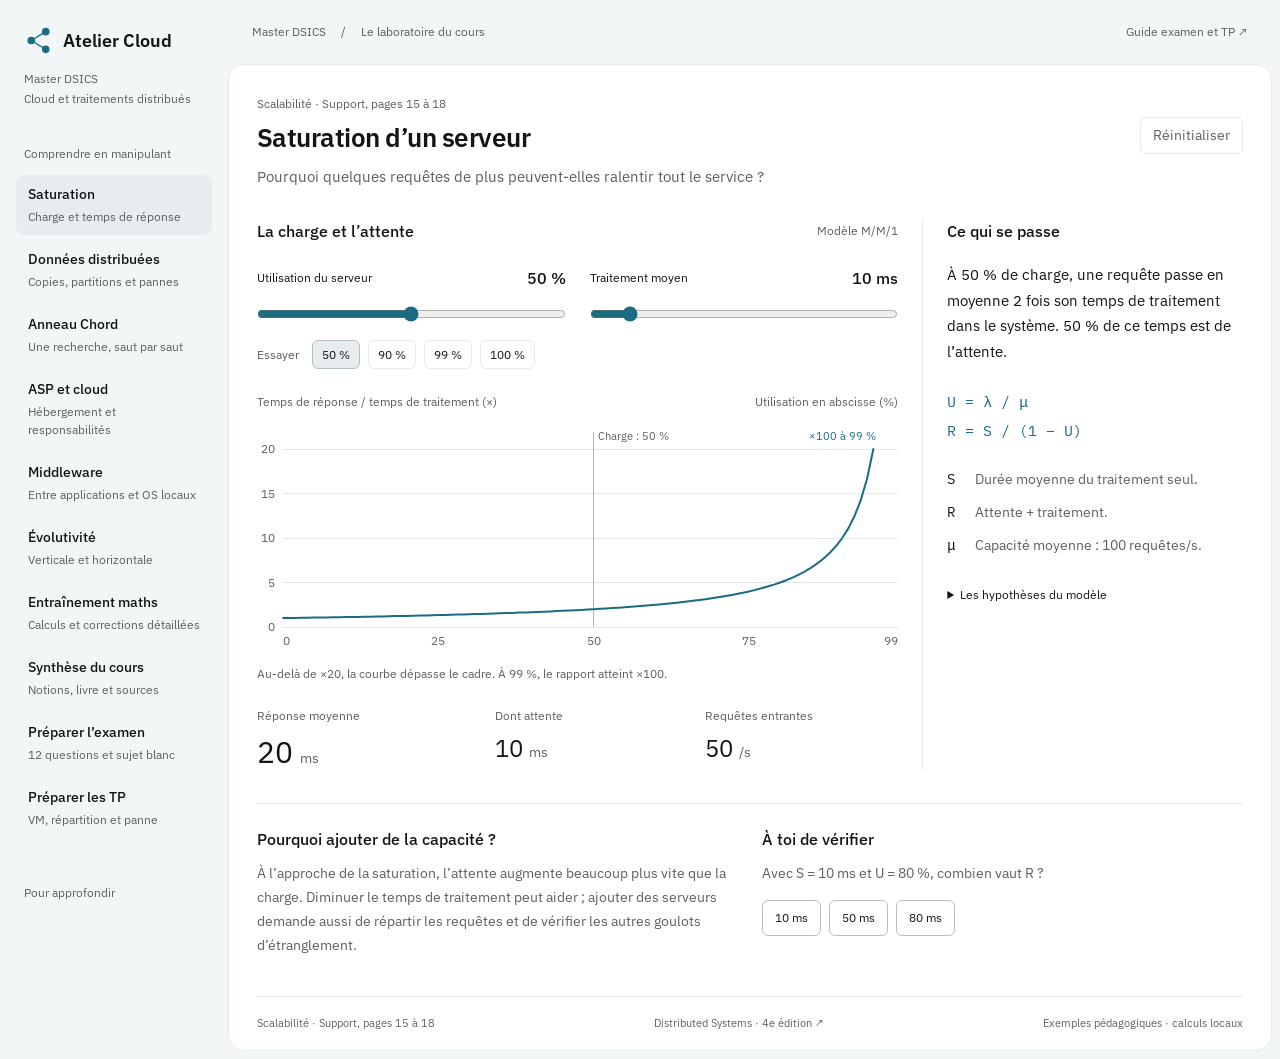
<file: Cloud/Appli/index.html>
<!doctype html>
<html lang="fr">
<head>
  <meta charset="utf-8"><meta name="viewport" content="width=device-width,initial-scale=1">
  <meta name="description" content="Comprendre le cours Cloud et systèmes distribués, réviser l’examen et préparer les TP : simulations, synthèse sourcée et exercices corrigés.">
  <title>Atelier Cloud · Master DSICS</title>
  <link rel="icon" href="data:image/svg+xml,%3Csvg xmlns='http://www.w3.org/2000/svg' viewBox='0 0 40 40'%3E%3Ccircle cx='10' cy='20' r='5' fill='%231b6c80'/%3E%3Ccircle cx='30' cy='9' r='5' fill='%231b6c80'/%3E%3Ccircle cx='30' cy='31' r='5' fill='%231b6c80'/%3E%3Cpath d='M14 18L26 11M14 22L26 29' stroke='%231b6c80' stroke-width='2'/%3E%3C/svg%3E">
  <link rel="preconnect" href="https://fonts.googleapis.com"><link rel="preconnect" href="https://fonts.gstatic.com" crossorigin>
  <link href="https://fonts.googleapis.com/css2?family=IBM+Plex+Sans:wght@400;500;600&family=IBM+Plex+Mono:wght@400;500&display=swap" rel="stylesheet">
  <link rel="stylesheet" href="style.css"><script src="model.js" defer></script><script src="charts.js" defer></script><script src="revision-data.js" defer></script><script src="app.js" defer></script><script src="revision.js" defer></script>
</head>
<body>
  <a class="skip" href="#main">Aller au contenu</a>
  <aside class="sidebar" aria-label="Navigation du cours">
    <a class="brand" href="#saturation"><svg viewBox="0 0 36 36" aria-hidden="true"><path d="M9 18L27 7M9 18L27 29"/><circle cx="9" cy="18" r="4"/><circle cx="27" cy="7" r="4"/><circle cx="27" cy="29" r="4"/></svg><span>Atelier Cloud</span></a>
    <p class="scope">Master DSICS<br>Cloud et traitements distribués</p>
    <p class="nav-label">Comprendre en manipulant</p>
    <nav id="desktop-nav">
      <a href="#saturation" data-route="saturation"><span>Saturation</span><small>Charge et temps de réponse</small></a>
      <a href="#donnees" data-route="donnees"><span>Données distribuées</span><small>Copies, partitions et pannes</small></a>
      <a href="#chord" data-route="chord"><span>Anneau Chord</span><small>Une recherche, saut par saut</small></a>
      <a href="#cloud" data-route="cloud"><span>ASP et cloud</span><small>Hébergement et responsabilités</small></a>
      <a href="#middleware" data-route="middleware"><span>Middleware</span><small>Entre applications et OS locaux</small></a>
      <a href="#evolutivite" data-route="evolutivite"><span>Évolutivité</span><small>Verticale et horizontale</small></a>
      <a href="#maths" data-route="maths"><span>Entraînement maths</span><small>Calculs et corrections détaillées</small></a>
      <a href="#synthese" data-route="synthese"><span>Synthèse du cours</span><small>Notions, livre et sources</small></a>
      <a href="#examens" data-route="examens"><span>Préparer l’examen</span><small>12 questions et sujet blanc</small></a>
      <a href="#tp" data-route="tp"><span>Préparer les TP</span><small>VM, répartition et panne</small></a>
    </nav>
    <div class="sidebar-bottom"><p class="nav-label">Pour approfondir</p><a href="guide-revision.pdf" target="_blank" rel="noopener">Guide examen et TP ↗</a><a href="fiche-01.pdf" target="_blank" rel="noopener">Lire la fiche illustrée ↗</a><a href="https://www.distributed-systems.net/index.php/books/ds4/" target="_blank" rel="noopener">Le livre de référence ↗</a><p>O. Grunder · Cours 01<br>van Steen &amp; Tanenbaum · 4e éd.</p></div>
  </aside>
  <header class="topbar"><div class="mobile-brand">Atelier Cloud</div><span class="desktop-context">Master DSICS <span class="sep">/</span> Le laboratoire du cours</span><a href="guide-revision.pdf" target="_blank" rel="noopener">Guide examen et TP ↗</a></header>
  <div class="mobile-navigation"><label for="lesson">Explorer une notion</label><select id="lesson"><option value="saturation">Saturation</option><option value="donnees">Données distribuées</option><option value="chord">Anneau Chord</option><option value="cloud">ASP et cloud</option><option value="middleware">Middleware</option><option value="evolutivite">Évolutivité</option><option value="maths">Entraînement maths</option><option value="synthese">Synthèse du cours</option><option value="examens">Préparer l’examen</option><option value="tp">Préparer les TP</option></select></div>
  <main id="main" class="sheet" tabindex="-1">
    <div class="page-heading"><div><p id="page-source" class="source-ref"></p><h1 id="page-title"></h1><p id="page-intro" class="intro"></p></div><button id="reset" class="button secondary">Réinitialiser</button></div>

    <section id="saturation" class="view" aria-labelledby="page-title">
      <div class="experiment-grid">
        <div class="experiment">
          <div class="section-heading"><h2>La charge et l’attente</h2><span class="subtle">Modèle M/M/1</span></div>
          <div class="controls"><label class="range-field" for="utilisation">Utilisation du serveur <output id="utilisation-value">50 %</output><input type="range" id="utilisation" min="0" max="100" value="50"></label><label class="range-field" for="service">Traitement moyen <output id="service-value">10 ms</output><input type="range" id="service" min="5" max="50" value="10" step="5"></label></div>
          <div class="presets" aria-label="Scénarios de charge"><span>Essayer</span><button data-charge="50">50 %</button><button data-charge="90">90 %</button><button data-charge="99">99 %</button><button data-charge="100">100 %</button></div>
          <div class="chart-heading"><span>Temps de réponse / temps de traitement (×)</span><span>Utilisation en abscisse (%)</span></div>
          <div id="queue-chart" class="chart" aria-label="Courbe du temps de réponse selon l’utilisation"></div>
          <p class="chart-note">Au-delà de ×20, la courbe dépasse le cadre. À 99 %, le rapport atteint ×100.</p>
          <div class="metrics" aria-live="polite"><div><span>Réponse moyenne</span><strong id="response">20 <small>ms</small></strong></div><div><span>Dont attente</span><strong id="wait">10 <small>ms</small></strong></div><div><span>Requêtes entrantes</span><strong id="arrival">50 <small>/s</small></strong></div></div>
        </div>
        <aside class="explanation"><h2>Ce qui se passe</h2><p id="queue-explanation" class="finding" aria-live="polite"></p><div class="equation">U = λ / μ<br>R = S / (1 − U)</div><dl><div><dt>S</dt><dd>Durée moyenne du traitement seul.</dd></div><div><dt>R</dt><dd>Attente + traitement.</dd></div><div><dt>μ</dt><dd>Capacité moyenne : <span id="capacity">100</span> requêtes/s.</dd></div></dl><details><summary>Les hypothèses du modèle</summary><p>Un seul serveur, arrivées de Poisson, durées de service exponentielles, file illimitée. Les formules stationnaires exigent λ &lt; μ. Ce calcul théorique ne mesure pas un serveur réel.</p></details></aside>
      </div>
      <div class="lesson-bottom"><section><h2>Pourquoi ajouter de la capacité ?</h2><p>À l’approche de la saturation, l’attente augmente beaucoup plus vite que la charge. Diminuer le temps de traitement peut aider ; ajouter des serveurs demande aussi de répartir les requêtes et de vérifier les autres goulots d’étranglement.</p></section><section class="quiz" data-quiz="queue"><h2>À toi de vérifier</h2><p>Avec S = 10 ms et U = 80 %, combien vaut R ?</p><div class="answers"><button data-answer="false">10 ms</button><button data-answer="true">50 ms</button><button data-answer="false">80 ms</button></div><p class="feedback" aria-live="polite"></p></section></div>
    </section>

    <section id="donnees" class="view" hidden aria-labelledby="page-title">
      <div class="experiment-grid"><div class="experiment"><div class="section-heading"><h2>Les mêmes données, deux stratégies</h2></div><div class="segmented" aria-label="Organisation des données"><button data-mode="replication" aria-pressed="true">Réplication</button><button data-mode="partition" aria-pressed="false">Partitionnement</button></div><div id="data-flow" class="data-flow" aria-live="polite"></div><div class="data-actions"><button id="fail-a" class="button">Arrêter le nœud A</button><button id="write-data" class="button primary">Modifier le document B</button><button id="sync-data" class="button">Propager la mise à jour</button></div><div class="reading"><span>Lecture d’un document</span><div class="answers" id="read-buttons"><button data-read="B">Lire B</button><button data-read="E">Lire E</button></div><p id="read-result" aria-live="polite">Choisis un document pour voir quel nœud peut le servir.</p></div></div><aside class="explanation"><h2>Ce qui se passe</h2><p id="data-explanation" class="finding" aria-live="polite"></p><p><b>Réplication :</b> plusieurs copies des mêmes données.</p><p><b>Partitionnement :</b> des sous-ensembles différents sur plusieurs nœuds.</p><p class="subtle">Exemple simplifié : réplication asynchrone, un nœud d’écriture, une seule copie secondaire. La propagation est déclenchée à la main pour rendre le décalage visible.</p></aside></div>
      <div class="lesson-bottom"><section><h2>La disponibilité a un coût</h2><p>Les copies permettent de lire ailleurs après une panne, mais elles peuvent être anciennes. Le partitionnement répartit le volume ; sans copie supplémentaire, la panne d’une partition rend ses données indisponibles.</p></section><section class="quiz" data-quiz="data"><h2>À toi de vérifier</h2><p>Deux nœuds contiennent chacun l’intégralité d’une base. C’est…</p><div class="answers"><button data-answer="true">Une réplication</button><button data-answer="false">Un partitionnement</button></div><p class="feedback" aria-live="polite"></p></section></div>
    </section>

    <section id="chord" class="view" hidden aria-labelledby="page-title">
      <div class="experiment-grid"><div class="experiment"><div class="section-heading"><h2>Trouver le responsable d’une clé</h2><span class="subtle">Identifiants sur 5 bits</span></div><div class="chord-controls"><label for="start-node">Départ<select id="start-node"></select></label><label for="key">Clé recherchée<input id="key" type="number" min="0" max="31" value="3"></label><button id="next-hop" class="button primary">Saut suivant →</button></div><p id="key-error" class="error" role="alert" hidden>Entre une clé entière de 0 à 31.</p><svg id="chord-graph" role="img" aria-label="Anneau Chord et chemin de recherche"></svg><ol id="hop-path" class="hop-path" aria-label="Chemin parcouru"></ol><p id="hop-result" class="finding" aria-live="polite"></p></div><aside class="explanation"><h2>La règle du successeur</h2><p>La clé appartient au <b>premier nœud rencontré dans le sens horaire</b> dont l’identifiant atteint ou dépasse la clé. Après 31, on revient à 0.</p><p id="chord-owner" class="equation"></p><p>Les raccourcis de Chord évitent de visiter tous les voisins. On avance sans dépasser la cible ; le dernier saut rejoint son responsable.</p><details><summary>Les raccourcis du nœud courant</summary><p id="fingers"></p></details><p class="subtle">L’exemple du cours comporte 9 nœuds actifs et 32 positions possibles. L’anneau représente des liens logiques, pas un câblage physique.</p></aside></div>
      <div class="lesson-bottom"><section><h2>Rejouer l’exemple du cours</h2><p>Départ 9, clé 3 : le chemin est 9 → 28 → 1 → 4. Le nœud 4 est responsable de la clé 3. Essaie ensuite la clé 30 : son responsable est le nœud 1.</p></section><section class="quiz" data-quiz="chord"><h2>À toi de vérifier</h2><p>Dans cet anneau, qui est responsable de la clé 12 ?</p><div class="answers"><button data-answer="false">11</button><button data-answer="true">14</button><button data-answer="false">12</button></div><p class="feedback" aria-live="polite"></p></section></div>
    </section>

    <section id="cloud" class="view" hidden aria-labelledby="page-title">
      <div class="experiment-grid"><div class="experiment"><div class="section-heading"><h2>Louer une application à un ASP</h2></div><div class="segmented" aria-label="Accès à l’application ASP"><button data-client="web" aria-pressed="true">Navigateur web</button><button data-client="native" aria-pressed="false">Client natif</button></div><div id="asp-diagram" class="asp-diagram"></div><p id="asp-description" class="finding" aria-live="polite"></p><div class="section-heading stack-title"><h2>Qui gère chaque couche ?</h2><label class="offer-label" for="offer">Offre<select id="offer"><option value="local">Sur site</option><option value="iaas">IaaS</option><option value="paas">PaaS</option><option value="saas" selected>SaaS</option></select></label></div><div class="legend"><span><i class="owned"></i>Ton organisation</span><span><i class="provided"></i>Le fournisseur</span></div><div id="cloud-stack" class="cloud-stack"></div><p id="offer-description" class="subtle" aria-live="polite"></p></div><aside class="explanation"><h2>Ce qu’il faut distinguer</h2><p><b>ASP</b> signifie <i>Application Service Provider</i> : un prestataire héberge une application et en loue l’usage à ses clients.</p><p><b>SaaS</b> désigne un modèle de fourniture d’un logiciel comme service. Les ASP historiques en sont des précurseurs ; les deux termes ne décrivent pas exactement la même chose.</p><p>Le fournisseur prend en charge une partie de l’exploitation, tandis que le client dépend de l’accès réseau et des conditions d’hébergement de ses données.</p><p class="subtle">La répartition des couches est une grille pédagogique. Les responsabilités précises dépendent du contrat ; le client garde notamment la gestion de ses accès et de ses données.</p></aside></div>
      <div class="lesson-bottom"><section><h2>Le dilemme des ASP historiques</h2><p>Le navigateur évitait d’installer un logiciel métier sur chaque poste, mais les interfaces web étaient limitées. Le client natif offrait plus de confort, au prix d’installations et de mises à jour locales.</p></section><section class="quiz" data-quiz="cloud"><h2>À toi de vérifier</h2><p>Avec une offre SaaS, que loues-tu principalement ?</p><div class="answers"><button data-answer="false">Une machine virtuelle</button><button data-answer="true">Une application prête à utiliser</button></div><p class="feedback" aria-live="polite"></p></section></div>
    </section>
    <section id="middleware" class="view" hidden aria-labelledby="page-title">
      <div class="section-heading"><h2>Une couche commune, des instances locales</h2><a href="middleware.svg" target="_blank" rel="noopener">Ouvrir le schéma en grand ↗</a></div>
      <figure class="middleware-figure"><div class="middleware-scroll" role="region" aria-label="Schéma des couches, défilable horizontalement sur petit écran" tabindex="0"><img src="middleware.svg" width="1400" height="970" alt="Trois machines : sur chacune, une application utilise une instance de middleware, qui utilise l’OS local et le matériel. Les instances coopèrent logiquement ; les échanges réels passent par les OS et le réseau."></div><figcaption>Les flèches bleues en pointillés représentent une coopération logique. Le réseau physique est représenté en bas. Sur petit écran, fais défiler le schéma ou ouvre-le en grand.</figcaption></figure>
      <div class="lesson-bottom"><section><h2>Lire le schéma</h2><p>L’application appelle une fonction du middleware. Celui-ci prépare par exemple un message, trouve le service distant et utilise les sockets de l’OS local. Le réseau transporte le message ; l’instance distante le traite et transmet la demande au service concerné. La réponse parcourt le chemin inverse.</p><p>Le middleware peut fournir RPC, messagerie, nommage ou authentification. Les fonctionnalités exactes dépendent du produit. Le schéma montre la voie d’un échange distribué : une application peut aussi utiliser directement d’autres services de son OS.</p></section><section class="quiz" data-quiz="middleware"><h2>À toi de vérifier</h2><p>Le middleware remplace-t-il le système d’exploitation de chaque machine ?</p><div class="answers"><button data-answer="false">Oui, c’est un OS unique</button><button data-answer="true">Non, il utilise les OS locaux</button></div><p class="feedback" aria-live="polite"></p><p>Dans le cours, l’expression « OS des systèmes distribués » est une analogie : le middleware fournit des abstractions communes et cache certains détails de distribution. Chaque machine conserve son propre OS.</p></section></div>
    </section>
    <section id="evolutivite" class="view" hidden aria-labelledby="page-title">
      <div class="scale-controls"><label class="range-field" for="scale-load">Demandes entrantes λ <output id="scale-load-value">80 req/s</output><input id="scale-load" type="range" min="0" max="600" step="10" value="80"></label><p>Référence : une machine traite en moyenne <b>μ = 100 req/s</b>, soit S = 10 ms.</p></div>
      <div class="scale-grid">
        <section class="scale-panel"><h2>Verticale</h2><p>Une machine plus puissante <span class="subtle">· scale up</span></p><label class="scale-select" for="vertical-factor">Capacité multipliée par<select id="vertical-factor"><option value="1">1 · référence</option><option value="2" selected>2</option><option value="4">4</option></select></label><div id="vertical-diagram" class="scale-diagram" aria-label="Une machine dont la capacité augmente"></div><dl class="scale-results" id="vertical-results" aria-live="polite"></dl><p>On ajoute ou remplace des ressources sur une machine : CPU, mémoire ou stockage. La limite reste la capacité de cette machine ; elle demeure un point de panne.</p></section>
        <section class="scale-panel"><h2>Horizontale</h2><p>Plusieurs machines <span class="subtle">· scale out</span></p><label class="range-field scale-select" for="horizontal-nodes">Nombre de machines n <output id="horizontal-nodes-value">2</output><input id="horizontal-nodes" type="range" min="1" max="8" value="2"></label><div id="horizontal-diagram" class="scale-diagram" aria-label="Répartiteur et machines en parallèle"></div><dl class="scale-results" id="horizontal-results" aria-live="polite"></dl><p>On ajoute des machines et on répartit le travail. Il faut gérer l’équilibrage, les données et la coordination. La tolérance aux pannes exige aussi des mécanismes adaptés.</p></section>
      </div>
      <p id="scale-comparison" class="finding scale-comparison" aria-live="polite"></p>
      <details class="scale-assumptions"><summary>Lire les hypothèses avant de comparer</summary><p>Modèle d’entraînement idéal : la capacité verticale est supposée proportionnelle au facteur choisi. En horizontal, les arrivées sont réparties uniformément et indépendamment dans n files M/M/1 séparées ; chaque machine conserve sa capacité μ. On néglige les coûts du répartiteur, du réseau et de la coordination. Ce n’est pas une file unique M/M/n. En pratique, doubler les ressources ne garantit pas de doubler les performances.</p><p>Verticale : U = λ/(kμ), R = 1/(kμ − λ). Horizontale : λ par nœud = λ/n, U par nœud = λ/(nμ), R = 1/(μ − λ/n). Ici ces R sont en secondes ; l’affichage les convertit en millisecondes. Chaque formule exige un régime stable.</p></details>
      <div class="lesson-bottom"><section><h2>Un vocabulaire à ne pas mélanger</h2><p>La <b>mise à l’échelle verticale</b> augmente les ressources d’une machine. La <b>distribution verticale</b> évoquée page 34 du support répartit les couches d’une application entre plusieurs machines : c’est une autre notion.</p><p>Rappel : le cours distingue aussi l’évolutivité en taille, géographique et administrative. Verticale et horizontale sont des stratégies de mise à l’échelle, pas ces trois dimensions.</p></section><section class="quiz" data-quiz="scale"><h2>À toi de vérifier</h2><p>Passer d’un serveur de 16 Go de RAM à un serveur de 64 Go, c’est…</p><div class="answers"><button data-answer="true">Une évolution verticale</button><button data-answer="false">Une évolution horizontale</button></div><p class="feedback" aria-live="polite"></p></section></div>
    </section>
    <section id="maths" class="view" hidden aria-labelledby="page-title">
      <div class="math-intro"><p>Exercices d’entraînement proposés à partir des notions du support. Ils ne constituent pas une liste de questions annoncées pour l’examen.</p><label for="math-exercise">Choisir un calcul<select id="math-exercise"></select></label></div>
      <div class="experiment-grid"><section class="experiment"><div class="section-heading"><h2 id="math-title"></h2><span id="math-reference" class="subtle"></span></div><p id="math-question" class="math-question"></p><p id="math-givens" class="equation"></p><form id="math-form" class="math-form"><label for="math-answer">Ta réponse <span id="math-unit" class="subtle"></span><input id="math-answer" type="text" inputmode="decimal" autocomplete="off" aria-describedby="math-feedback"></label><button class="button primary" type="submit">Vérifier</button><button class="button" id="math-reveal" type="button">Voir la correction</button></form><p id="math-feedback" class="feedback" aria-live="polite"></p><div id="math-solution" class="math-solution" hidden></div></section><aside class="explanation"><h2>Une méthode pour l’examen</h2><ol class="math-method"><li>Écris ce qui est donné et ce qui est demandé.</li><li>Vérifie le modèle et ses hypothèses.</li><li>Convertis les unités avant le calcul.</li><li>Remplace les symboles par leurs valeurs.</li><li>Donne le résultat avec son unité et vérifie son ordre de grandeur.</li></ol><details open><summary>Les notations</summary><p>λ : arrivées par seconde.<br>μ : capacité de service par seconde.<br>S : traitement moyen.<br>R : réponse, attente comprise.<br>U : utilisation, entre 0 et 1 en régime stable.<br>L : nombre moyen de requêtes dans le système, noté N dans le support.<br>n : nombre de machines.</p></details><p class="subtle">Pour une file M/M/1 stable : λ &lt; μ. Pour une loi de Little : moyennes stables, même périmètre et unités compatibles.</p></aside></div>
      <details class="formula-sheet"><summary>Afficher le mémo des formules</summary><div class="formula-grid"><p><b>File M/M/1 stable</b><br>μ = 1/S<br>U = λ/μ<br>R = 1/(μ − λ) = S/(1 − U)<br>L = U/(1 − U)<br>p₀ = 1 − U</p><p><b>Loi de Little</b><br>L = λR<br><br><b>Dimensionnement idéal</b><br>n ≥ λ/(U_max × μ)<br>Arrondir au supérieur, n ≥ 1</p><p><b>Recherche aléatoire</b><br>E[K] ≈ N/r<br><br><b>Capteurs</b><br>τ = T_actif / (T_actif + T_sommeil)</p></div></details>
    </section>
    <section id="synthese" class="view" hidden aria-labelledby="page-title"></section>
    <section id="examens" class="view" hidden aria-labelledby="page-title"></section>
    <section id="tp" class="view" hidden aria-labelledby="page-title"></section>
    <footer><span id="footer-source"></span><a href="https://www.distributed-systems.net/index.php/books/ds4/" target="_blank" rel="noopener">Distributed Systems · 4e édition ↗</a><span>Exemples pédagogiques · calculs locaux</span></footer>
    <noscript><p>Active JavaScript pour manipuler les simulations. La fiche PDF reste disponible depuis le lien en haut de page.</p></noscript>
  </main>
</body>
</html>
</file>
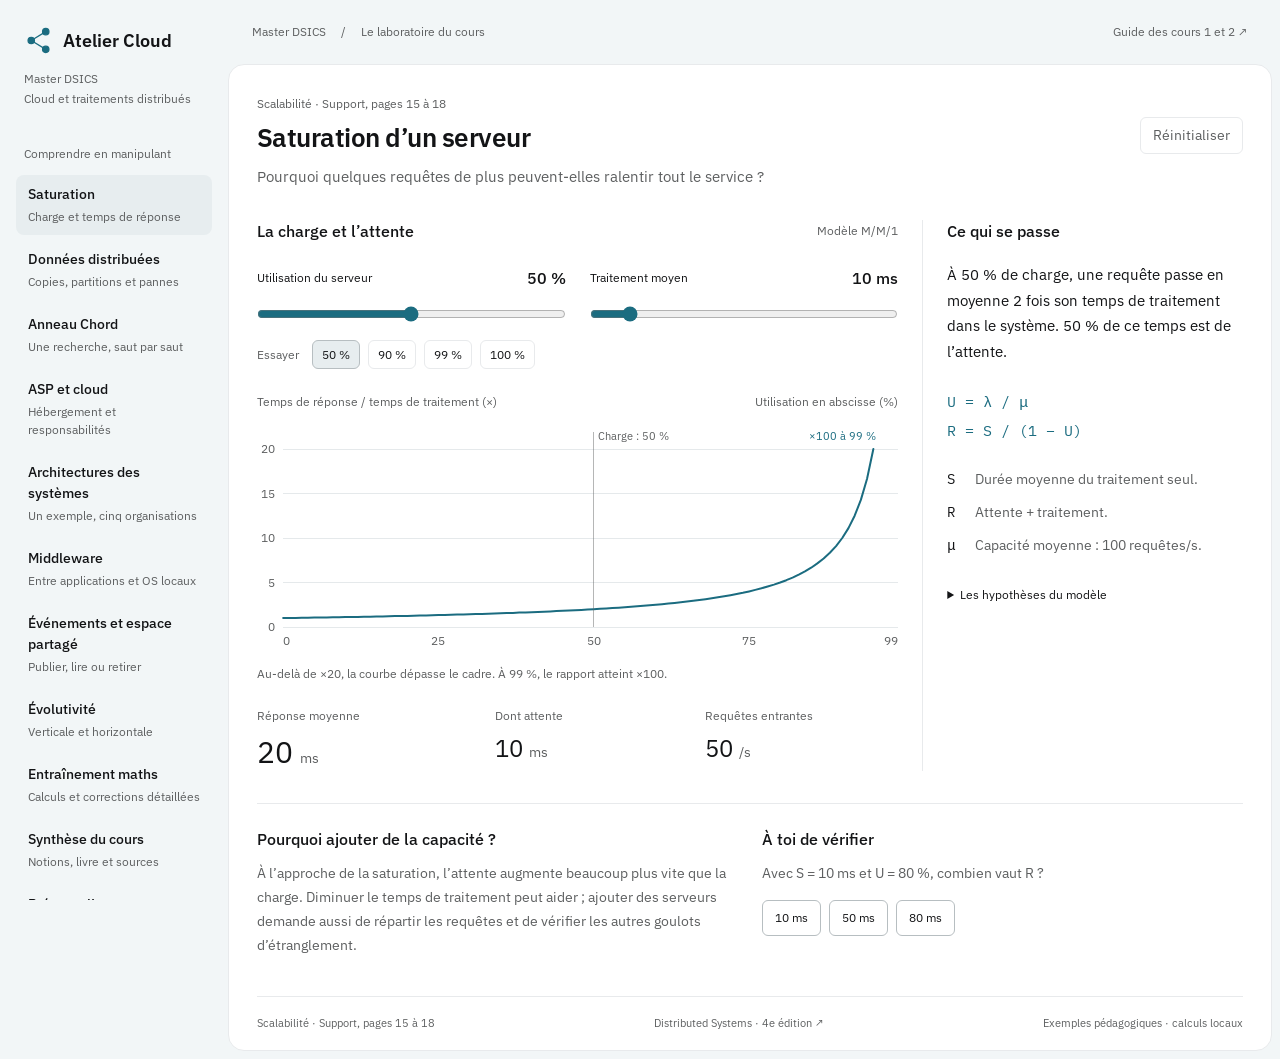
<file: Cloud/Cours/Atelier/index.html>
<!doctype html>
<html lang="fr">
<head>
  <meta charset="utf-8"><meta name="viewport" content="width=device-width,initial-scale=1">
  <meta name="description" content="Comprendre le cours Cloud et systèmes distribués, réviser l’examen et préparer les TP : simulations, synthèse sourcée et exercices corrigés.">
  <title>Atelier Cloud · Master DSICS</title>
  <link rel="icon" href="data:image/svg+xml,%3Csvg xmlns='http://www.w3.org/2000/svg' viewBox='0 0 40 40'%3E%3Ccircle cx='10' cy='20' r='5' fill='%231b6c80'/%3E%3Ccircle cx='30' cy='9' r='5' fill='%231b6c80'/%3E%3Ccircle cx='30' cy='31' r='5' fill='%231b6c80'/%3E%3Cpath d='M14 18L26 11M14 22L26 29' stroke='%231b6c80' stroke-width='2'/%3E%3C/svg%3E">
  <link rel="preconnect" href="https://fonts.googleapis.com"><link rel="preconnect" href="https://fonts.gstatic.com" crossorigin>
  <link href="https://fonts.googleapis.com/css2?family=IBM+Plex+Sans:wght@400;500;600&family=IBM+Plex+Mono:wght@400;500&display=swap" rel="stylesheet">
  <link rel="stylesheet" href="style.css"><link rel="stylesheet" href="coordination.css"><link rel="stylesheet" href="architectures.css"><script src="model.js" defer></script><script src="charts.js" defer></script><script src="revision-data.js" defer></script><script src="coordination-model.js" defer></script><script src="app.js" defer></script><script src="revision.js" defer></script><script src="coordination.js" defer></script><script src="architectures.js" defer></script>
</head>
<body>
  <a class="skip" href="#main">Aller au contenu</a>
  <aside class="sidebar" aria-label="Navigation du cours">
    <a class="brand" href="#saturation"><svg viewBox="0 0 36 36" aria-hidden="true"><path d="M9 18L27 7M9 18L27 29"/><circle cx="9" cy="18" r="4"/><circle cx="27" cy="7" r="4"/><circle cx="27" cy="29" r="4"/></svg><span>Atelier Cloud</span></a>
    <p class="scope">Master DSICS<br>Cloud et traitements distribués</p>
    <p class="nav-label">Comprendre en manipulant</p>
    <nav id="desktop-nav">
      <a href="#saturation" data-route="saturation"><span>Saturation</span><small>Charge et temps de réponse</small></a>
      <a href="#donnees" data-route="donnees"><span>Données distribuées</span><small>Copies, partitions et pannes</small></a>
      <a href="#chord" data-route="chord"><span>Anneau Chord</span><small>Une recherche, saut par saut</small></a>
      <a href="#cloud" data-route="cloud"><span>ASP et cloud</span><small>Hébergement et responsabilités</small></a>
      <a href="#architectures" data-route="architectures"><span>Architectures des systèmes</span><small>Un exemple, cinq organisations</small></a>
      <a href="#middleware" data-route="middleware"><span>Middleware</span><small>Entre applications et OS locaux</small></a>
      <a href="#evenements" data-route="evenements"><span>Événements et espace partagé</span><small>Publier, lire ou retirer</small></a>
      <a href="#evolutivite" data-route="evolutivite"><span>Évolutivité</span><small>Verticale et horizontale</small></a>
      <a href="#maths" data-route="maths"><span>Entraînement maths</span><small>Calculs et corrections détaillées</small></a>
      <a href="#synthese" data-route="synthese"><span>Synthèse du cours</span><small>Notions, livre et sources</small></a>
      <a href="#examens" data-route="examens"><span>Préparer l’examen</span><small>Questions et sujet blanc</small></a>
      <a href="#tp" data-route="tp"><span>Préparer les TP</span><small>VM, répartition et panne</small></a>
    </nav>
    <div class="sidebar-bottom"><p class="nav-label">Pour approfondir</p><a href="guide-revision.pdf" target="_blank" rel="noopener">Guide des cours 1 et 2 ↗</a><a href="fiche-01.pdf" target="_blank" rel="noopener">Lire la fiche illustrée ↗</a><a href="https://www.distributed-systems.net/index.php/books/ds4/" target="_blank" rel="noopener">Le livre de référence ↗</a><p>O. Grunder · Cours 1 et 2<br>van Steen &amp; Tanenbaum · 4e éd.</p></div>
  </aside>
  <header class="topbar"><div class="mobile-brand">Atelier Cloud</div><span class="desktop-context">Master DSICS <span class="sep">/</span> Le laboratoire du cours</span><a href="guide-revision.pdf" target="_blank" rel="noopener">Guide des cours 1 et 2 ↗</a></header>
  <div class="mobile-navigation"><label for="lesson">Explorer une notion</label><select id="lesson"><option value="saturation">Saturation</option><option value="donnees">Données distribuées</option><option value="chord">Anneau Chord</option><option value="cloud">ASP et cloud</option><option value="architectures">Architectures des systèmes</option><option value="middleware">Middleware</option><option value="evenements">Pub/sub et espace partagé</option><option value="evolutivite">Évolutivité</option><option value="maths">Entraînement maths</option><option value="synthese">Synthèse du cours</option><option value="examens">Préparer l’examen</option><option value="tp">Préparer les TP</option></select></div>
  <main id="main" class="sheet" tabindex="-1">
    <div class="page-heading"><div><p id="page-source" class="source-ref"></p><h1 id="page-title"></h1><p id="page-intro" class="intro"></p></div><button id="reset" class="button secondary">Réinitialiser</button></div>

    <section id="saturation" class="view" aria-labelledby="page-title">
      <div class="experiment-grid">
        <div class="experiment">
          <div class="section-heading"><h2>La charge et l’attente</h2><span class="subtle">Modèle M/M/1</span></div>
          <div class="controls"><label class="range-field" for="utilisation">Utilisation du serveur <output id="utilisation-value">50 %</output><input type="range" id="utilisation" min="0" max="100" value="50"></label><label class="range-field" for="service">Traitement moyen <output id="service-value">10 ms</output><input type="range" id="service" min="5" max="50" value="10" step="5"></label></div>
          <div class="presets" aria-label="Scénarios de charge"><span>Essayer</span><button data-charge="50">50 %</button><button data-charge="90">90 %</button><button data-charge="99">99 %</button><button data-charge="100">100 %</button></div>
          <div class="chart-heading"><span>Temps de réponse / temps de traitement (×)</span><span>Utilisation en abscisse (%)</span></div>
          <div id="queue-chart" class="chart" aria-label="Courbe du temps de réponse selon l’utilisation"></div>
          <p class="chart-note">Au-delà de ×20, la courbe dépasse le cadre. À 99 %, le rapport atteint ×100.</p>
          <div class="metrics" aria-live="polite"><div><span>Réponse moyenne</span><strong id="response">20 <small>ms</small></strong></div><div><span>Dont attente</span><strong id="wait">10 <small>ms</small></strong></div><div><span>Requêtes entrantes</span><strong id="arrival">50 <small>/s</small></strong></div></div>
        </div>
        <aside class="explanation"><h2>Ce qui se passe</h2><p id="queue-explanation" class="finding" aria-live="polite"></p><div class="equation">U = λ / μ<br>R = S / (1 − U)</div><dl><div><dt>S</dt><dd>Durée moyenne du traitement seul.</dd></div><div><dt>R</dt><dd>Attente + traitement.</dd></div><div><dt>μ</dt><dd>Capacité moyenne : <span id="capacity">100</span> requêtes/s.</dd></div></dl><details><summary>Les hypothèses du modèle</summary><p>Un seul serveur, arrivées de Poisson, durées de service exponentielles, file illimitée. Les formules stationnaires exigent λ &lt; μ. Ce calcul théorique ne mesure pas un serveur réel.</p></details></aside>
      </div>
      <div class="lesson-bottom"><section><h2>Pourquoi ajouter de la capacité ?</h2><p>À l’approche de la saturation, l’attente augmente beaucoup plus vite que la charge. Diminuer le temps de traitement peut aider ; ajouter des serveurs demande aussi de répartir les requêtes et de vérifier les autres goulots d’étranglement.</p></section><section class="quiz" data-quiz="queue"><h2>À toi de vérifier</h2><p>Avec S = 10 ms et U = 80 %, combien vaut R ?</p><div class="answers"><button data-answer="false">10 ms</button><button data-answer="true">50 ms</button><button data-answer="false">80 ms</button></div><p class="feedback" aria-live="polite"></p></section></div>
    </section>

    <section id="donnees" class="view" hidden aria-labelledby="page-title">
      <div class="experiment-grid"><div class="experiment"><div class="section-heading"><h2>Les mêmes données, deux stratégies</h2></div><div class="segmented" aria-label="Organisation des données"><button data-mode="replication" aria-pressed="true">Réplication</button><button data-mode="partition" aria-pressed="false">Partitionnement</button></div><div id="data-flow" class="data-flow" aria-live="polite"></div><div class="data-actions"><button id="fail-a" class="button">Arrêter le nœud A</button><button id="write-data" class="button primary">Modifier le document B</button><button id="sync-data" class="button">Propager la mise à jour</button></div><div class="reading"><span>Lecture d’un document</span><div class="answers" id="read-buttons"><button data-read="B">Lire B</button><button data-read="E">Lire E</button></div><p id="read-result" aria-live="polite">Choisis un document pour voir quel nœud peut le servir.</p></div></div><aside class="explanation"><h2>Ce qui se passe</h2><p id="data-explanation" class="finding" aria-live="polite"></p><p><b>Réplication :</b> plusieurs copies des mêmes données.</p><p><b>Partitionnement :</b> des sous-ensembles différents sur plusieurs nœuds.</p><p class="subtle">Exemple simplifié : réplication asynchrone, un nœud d’écriture, une seule copie secondaire. La propagation est déclenchée à la main pour rendre le décalage visible.</p></aside></div>
      <div class="lesson-bottom"><section><h2>La disponibilité a un coût</h2><p>Les copies permettent de lire ailleurs après une panne, mais elles peuvent être anciennes. Le partitionnement répartit le volume ; sans copie supplémentaire, la panne d’une partition rend ses données indisponibles.</p></section><section class="quiz" data-quiz="data"><h2>À toi de vérifier</h2><p>Deux nœuds contiennent chacun l’intégralité d’une base. C’est…</p><div class="answers"><button data-answer="true">Une réplication</button><button data-answer="false">Un partitionnement</button></div><p class="feedback" aria-live="polite"></p></section></div>
    </section>

    <section id="chord" class="view" hidden aria-labelledby="page-title">
      <div class="experiment-grid"><div class="experiment"><div class="section-heading"><h2>Trouver le responsable d’une clé</h2><span class="subtle">Identifiants sur 5 bits</span></div><div class="chord-controls"><label for="start-node">Départ<select id="start-node"></select></label><label for="key">Clé recherchée<input id="key" type="number" min="0" max="31" value="3"></label><button id="next-hop" class="button primary">Saut suivant →</button></div><p id="key-error" class="error" role="alert" hidden>Entre une clé entière de 0 à 31.</p><svg id="chord-graph" role="img" aria-label="Anneau Chord et chemin de recherche"></svg><ol id="hop-path" class="hop-path" aria-label="Chemin parcouru"></ol><p id="hop-result" class="finding" aria-live="polite"></p></div><aside class="explanation"><h2>La règle du successeur</h2><p>La clé appartient au <b>premier nœud rencontré dans le sens horaire</b> dont l’identifiant atteint ou dépasse la clé. Après 31, on revient à 0.</p><p id="chord-owner" class="equation"></p><p>Les raccourcis de Chord évitent de visiter tous les voisins. On avance sans dépasser la cible ; le dernier saut rejoint son responsable.</p><details><summary>Les raccourcis du nœud courant</summary><p id="fingers"></p></details><p class="subtle">L’exemple du cours comporte 9 nœuds actifs et 32 positions possibles. L’anneau représente des liens logiques, pas un câblage physique.</p></aside></div>
      <div class="lesson-bottom"><section><h2>Rejouer l’exemple du cours</h2><p>Départ 9, clé 3 : le chemin est 9 → 28 → 1 → 4. Le nœud 4 est responsable de la clé 3. Essaie ensuite la clé 30 : son responsable est le nœud 1.</p></section><section class="quiz" data-quiz="chord"><h2>À toi de vérifier</h2><p>Dans cet anneau, qui est responsable de la clé 12 ?</p><div class="answers"><button data-answer="false">11</button><button data-answer="true">14</button><button data-answer="false">12</button></div><p class="feedback" aria-live="polite"></p></section></div>
    </section>

    <section id="cloud" class="view" hidden aria-labelledby="page-title">
      <div class="experiment-grid"><div class="experiment"><div class="section-heading"><h2>Louer une application à un ASP</h2></div><div class="segmented" aria-label="Accès à l’application ASP"><button data-client="web" aria-pressed="true">Navigateur web</button><button data-client="native" aria-pressed="false">Client natif</button></div><div id="asp-diagram" class="asp-diagram"></div><p id="asp-description" class="finding" aria-live="polite"></p><div class="section-heading stack-title"><h2>Qui gère chaque couche ?</h2><label class="offer-label" for="offer">Offre<select id="offer"><option value="local">Sur site</option><option value="iaas">IaaS</option><option value="paas">PaaS</option><option value="saas" selected>SaaS</option></select></label></div><div class="legend"><span><i class="owned"></i>Ton organisation</span><span><i class="provided"></i>Le fournisseur</span></div><div id="cloud-stack" class="cloud-stack"></div><p id="offer-description" class="subtle" aria-live="polite"></p></div><aside class="explanation"><h2>Ce qu’il faut distinguer</h2><p><b>ASP</b> signifie <i>Application Service Provider</i> : un prestataire héberge une application et en loue l’usage à ses clients.</p><p><b>SaaS</b> désigne un modèle de fourniture d’un logiciel comme service. Les ASP historiques en sont des précurseurs ; les deux termes ne décrivent pas exactement la même chose.</p><p>Le fournisseur prend en charge une partie de l’exploitation, tandis que le client dépend de l’accès réseau et des conditions d’hébergement de ses données.</p><p class="subtle">La répartition des couches est une grille pédagogique. Les responsabilités précises dépendent du contrat ; le client garde notamment la gestion de ses accès et de ses données.</p></aside></div>
      <div class="lesson-bottom"><section><h2>Le dilemme des ASP historiques</h2><p>Le navigateur évitait d’installer un logiciel métier sur chaque poste, mais les interfaces web étaient limitées. Le client natif offrait plus de confort, au prix d’installations et de mises à jour locales.</p></section><section class="quiz" data-quiz="cloud"><h2>À toi de vérifier</h2><p>Avec une offre SaaS, que loues-tu principalement ?</p><div class="answers"><button data-answer="false">Une machine virtuelle</button><button data-answer="true">Une application prête à utiliser</button></div><p class="feedback" aria-live="polite"></p></section></div>
    </section>
    <section id="middleware" class="view" hidden aria-labelledby="page-title">
      <div class="section-heading"><h2>Une couche commune, des instances locales</h2><a href="middleware.svg" target="_blank" rel="noopener">Ouvrir le schéma en grand ↗</a></div>
      <figure class="middleware-figure"><div class="middleware-scroll" role="region" aria-label="Schéma des couches, défilable horizontalement sur petit écran" tabindex="0"><img src="middleware.svg" width="1400" height="970" alt="Trois machines : sur chacune, une application utilise une instance de middleware, qui utilise l’OS local et le matériel. Les instances coopèrent logiquement ; les échanges réels passent par les OS et le réseau."></div><figcaption>Les flèches bleues en pointillés représentent une coopération logique. Le réseau physique est représenté en bas. Sur petit écran, fais défiler le schéma ou ouvre-le en grand.</figcaption></figure>
      <div class="lesson-bottom"><section><h2>Lire le schéma</h2><p>L’application appelle une fonction du middleware. Celui-ci prépare par exemple un message, trouve le service distant et utilise les sockets de l’OS local. Le réseau transporte le message ; l’instance distante le traite et transmet la demande au service concerné. La réponse parcourt le chemin inverse.</p><p>Le middleware peut fournir RPC, messagerie, nommage ou authentification. Les fonctionnalités exactes dépendent du produit. Le schéma montre la voie d’un échange distribué : une application peut aussi utiliser directement d’autres services de son OS.</p></section><section class="quiz" data-quiz="middleware"><h2>À toi de vérifier</h2><p>Le middleware remplace-t-il le système d’exploitation de chaque machine ?</p><div class="answers"><button data-answer="false">Oui, c’est un OS unique</button><button data-answer="true">Non, il utilise les OS locaux</button></div><p class="feedback" aria-live="polite"></p><p>Dans le cours, l’expression « OS des systèmes distribués » est une analogie : le middleware fournit des abstractions communes et cache certains détails de distribution. Chaque machine conserve son propre OS.</p></section></div>
    </section>
    <section id="evolutivite" class="view" hidden aria-labelledby="page-title">
      <div class="scale-controls"><label class="range-field" for="scale-load">Demandes entrantes λ <output id="scale-load-value">80 req/s</output><input id="scale-load" type="range" min="0" max="600" step="10" value="80"></label><p>Référence : une machine traite en moyenne <b>μ = 100 req/s</b>, soit S = 10 ms.</p></div>
      <div class="scale-grid">
        <section class="scale-panel"><h2>Verticale</h2><p>Une machine plus puissante <span class="subtle">· scale up</span></p><label class="scale-select" for="vertical-factor">Capacité multipliée par<select id="vertical-factor"><option value="1">1 · référence</option><option value="2" selected>2</option><option value="4">4</option></select></label><div id="vertical-diagram" class="scale-diagram" aria-label="Une machine dont la capacité augmente"></div><dl class="scale-results" id="vertical-results" aria-live="polite"></dl><p>On ajoute ou remplace des ressources sur une machine : CPU, mémoire ou stockage. La limite reste la capacité de cette machine ; elle demeure un point de panne.</p></section>
        <section class="scale-panel"><h2>Horizontale</h2><p>Plusieurs machines <span class="subtle">· scale out</span></p><label class="range-field scale-select" for="horizontal-nodes">Nombre de machines n <output id="horizontal-nodes-value">2</output><input id="horizontal-nodes" type="range" min="1" max="8" value="2"></label><div id="horizontal-diagram" class="scale-diagram" aria-label="Répartiteur et machines en parallèle"></div><dl class="scale-results" id="horizontal-results" aria-live="polite"></dl><p>On ajoute des machines et on répartit le travail. Il faut gérer l’équilibrage, les données et la coordination. La tolérance aux pannes exige aussi des mécanismes adaptés.</p></section>
      </div>
      <p id="scale-comparison" class="finding scale-comparison" aria-live="polite"></p>
      <details class="scale-assumptions"><summary>Lire les hypothèses avant de comparer</summary><p>Modèle d’entraînement idéal : la capacité verticale est supposée proportionnelle au facteur choisi. En horizontal, les arrivées sont réparties uniformément et indépendamment dans n files M/M/1 séparées ; chaque machine conserve sa capacité μ. On néglige les coûts du répartiteur, du réseau et de la coordination. Ce n’est pas une file unique M/M/n. En pratique, doubler les ressources ne garantit pas de doubler les performances.</p><p>Verticale : U = λ/(kμ), R = 1/(kμ − λ). Horizontale : λ par nœud = λ/n, U par nœud = λ/(nμ), R = 1/(μ − λ/n). Ici ces R sont en secondes ; l’affichage les convertit en millisecondes. Chaque formule exige un régime stable.</p></details>
      <div class="lesson-bottom"><section><h2>Un vocabulaire à ne pas mélanger</h2><p>La <b>mise à l’échelle verticale</b> augmente les ressources d’une machine. La <b>distribution verticale</b> évoquée page 34 du support répartit les couches d’une application entre plusieurs machines : c’est une autre notion.</p><p>Rappel : le cours distingue aussi l’évolutivité en taille, géographique et administrative. Verticale et horizontale sont des stratégies de mise à l’échelle, pas ces trois dimensions.</p></section><section class="quiz" data-quiz="scale"><h2>À toi de vérifier</h2><p>Passer d’un serveur de 16 Go de RAM à un serveur de 64 Go, c’est…</p><div class="answers"><button data-answer="true">Une évolution verticale</button><button data-answer="false">Une évolution horizontale</button></div><p class="feedback" aria-live="polite"></p></section></div>
    </section>
    <section id="maths" class="view" hidden aria-labelledby="page-title">
      <div class="math-intro"><p>Exercices d’entraînement proposés à partir des notions du support. Ils ne constituent pas une liste de questions annoncées pour l’examen.</p><label for="math-exercise">Choisir un calcul<select id="math-exercise"></select></label></div>
      <div class="experiment-grid"><section class="experiment"><div class="section-heading"><h2 id="math-title"></h2><span id="math-reference" class="subtle"></span></div><p id="math-question" class="math-question"></p><p id="math-givens" class="equation"></p><form id="math-form" class="math-form"><label for="math-answer">Ta réponse <span id="math-unit" class="subtle"></span><input id="math-answer" type="text" inputmode="decimal" autocomplete="off" aria-describedby="math-feedback"></label><button class="button primary" type="submit">Vérifier</button><button class="button" id="math-reveal" type="button">Voir la correction</button></form><p id="math-feedback" class="feedback" aria-live="polite"></p><div id="math-solution" class="math-solution" hidden></div></section><aside class="explanation"><h2>Une méthode pour l’examen</h2><ol class="math-method"><li>Écris ce qui est donné et ce qui est demandé.</li><li>Vérifie le modèle et ses hypothèses.</li><li>Convertis les unités avant le calcul.</li><li>Remplace les symboles par leurs valeurs.</li><li>Donne le résultat avec son unité et vérifie son ordre de grandeur.</li></ol><details open><summary>Les notations</summary><p>λ : arrivées par seconde.<br>μ : capacité de service par seconde.<br>S : traitement moyen.<br>R : réponse, attente comprise.<br>U : utilisation, entre 0 et 1 en régime stable.<br>L : nombre moyen de requêtes dans le système, noté N dans le support.<br>n : nombre de machines.</p></details><p class="subtle">Pour une file M/M/1 stable : λ &lt; μ. Pour une loi de Little : moyennes stables, même périmètre et unités compatibles.</p></aside></div>
      <details class="formula-sheet"><summary>Afficher le mémo des formules</summary><div class="formula-grid"><p><b>File M/M/1 stable</b><br>μ = 1/S<br>U = λ/μ<br>R = 1/(μ − λ) = S/(1 − U)<br>L = U/(1 − U)<br>p₀ = 1 − U</p><p><b>Loi de Little</b><br>L = λR<br><br><b>Dimensionnement idéal</b><br>n ≥ λ/(U_max × μ)<br>Arrondir au supérieur, n ≥ 1</p><p><b>Recherche P2P</b><br>E[K] = N/r sans limite<br>P = 1 − (1 − r/N)ⁿ sur n tests indépendants<br><br><b>Hypercube complet</b><br>2ᵈ sommets pour d bits<br><br><b>Capteurs</b><br>τ = T_actif / (T_actif + T_sommeil)</p></div></details>
    </section>
    <section id="evenements" class="view" hidden aria-labelledby="page-title"></section>
    <section id="architectures" class="view" hidden aria-labelledby="page-title"></section>
    <section id="synthese" class="view" hidden aria-labelledby="page-title"></section>
    <section id="examens" class="view" hidden aria-labelledby="page-title"></section>
    <section id="tp" class="view" hidden aria-labelledby="page-title"></section>
    <footer><span id="footer-source"></span><a href="https://www.distributed-systems.net/index.php/books/ds4/" target="_blank" rel="noopener">Distributed Systems · 4e édition ↗</a><span>Exemples pédagogiques · calculs locaux</span></footer>
    <noscript><p>Active JavaScript pour manipuler les simulations. La fiche PDF reste disponible depuis le lien en haut de page.</p></noscript>
  </main>
</body>
</html>
</file>
<file: Cloud/Appli/style.css>
:root{--ground:#f2f6f7;--surface:#fff;--raised:#f4f6f8;--active:#e7edef;--border:#e8eaec;--rule:#f0f1f2;--control:#b7bec1;--text:#131416;--ink:#131416;--muted:#5d5f60;--accent:#1b6c80;--positive:#1e7b4f;--negative:#b1242a;--chart-1:#1b6c80;--chart-2:#2f70bb;--chart-muted:#c4cdd0;--grid:#e5e9eb;--axis-ink:#5d5f60;--gap:24px;--radius:8px;font-family:'IBM Plex Sans',sans-serif;color:var(--text);font-size:14px;line-height:1.5;font-synthesis:none}
*{box-sizing:border-box}body{margin:0;background:var(--ground)}button,input,select{font:inherit}a{color:inherit;text-decoration:none}button,a,input,select,summary{-webkit-tap-highlight-color:transparent}a:hover{text-decoration:underline}button{cursor:pointer}button:disabled{cursor:default;color:var(--muted);background:var(--raised);border-color:var(--border)}button:focus-visible,a:focus-visible,input:focus-visible,select:focus-visible,summary:focus-visible{outline:2px solid var(--accent);outline-offset:4px}h1,h2,p{margin:0}h1{font-size:26px;font-weight:600;line-height:1.25;letter-spacing:-.02em}h2{font-size:16px;font-weight:500;line-height:1.4}p+p{margin-top:14px}b,strong{font-weight:600}[hidden]{display:none!important}.subtle,.source-ref,.scope{color:var(--muted)}.subtle{font-size:12px}.source-ref{font-size:12px;margin-bottom:8px}.intro{color:var(--muted);font-size:15px;margin-top:12px;max-width:760px}.skip{position:absolute;left:20px;top:-100px;background:var(--surface);padding:10px;z-index:5}.skip:focus{top:10px}
/* Desktop arithmetic: 228px sidebar + 8px sheet inset + remaining fluid sheet.
   Inside: (100% - 48px horizontal padding) = (2fr + 1fr) + one 24px gap. */
.sidebar{width:228px;position:fixed;inset:0 auto 0 0;padding:26px 16px 20px;display:flex;flex-direction:column}.brand{display:flex;align-items:center;gap:10px;font-size:18px;font-weight:600;padding:0 8px}.brand svg{width:29px;height:29px;fill:var(--accent);stroke:var(--accent);stroke-width:1.5}.scope{font-size:12px;padding:14px 8px 0;line-height:1.65}.nav-label{font-size:12px;color:var(--muted);padding:0 8px;margin:36px 0 12px}.sidebar nav{display:grid;gap:5px}.sidebar nav a{padding:11px 12px;border-radius:8px;display:block}.sidebar nav a[aria-current=page]{background:var(--active)}.sidebar nav a span{display:block;font-weight:500}.sidebar nav small{display:block;font-size:12px;color:var(--muted);margin-top:3px}.sidebar-bottom{margin-top:auto;padding:24px 8px 0}.sidebar-bottom .nav-label{padding:0;margin:0 0 12px}.sidebar-bottom>a{display:block;font-size:12px;margin-top:10px}.sidebar-bottom>p:last-child{margin-top:24px;font-size:12px;color:var(--muted);line-height:1.7}.topbar{height:64px;margin-left:228px;padding:0 32px 0 24px;display:flex;align-items:center;justify-content:space-between;color:var(--muted);font-size:12px}.sep{padding:0 12px}.mobile-brand,.mobile-navigation{display:none}.sheet{margin:0 8px 8px 228px;background:var(--surface);border:1px solid var(--border);border-radius:16px;min-height:calc(100vh - 72px);padding:30px 28px 0}.page-heading{display:flex;justify-content:space-between;align-items:flex-start;gap:24px;margin-bottom:32px}.page-heading .button{flex:none;margin-top:22px}.button,.answers button,.presets button{min-height:36px;padding:7px 12px;border:1px solid var(--control);border-radius:6px;background:var(--surface);color:var(--text);white-space:normal}.button:hover:not(:disabled),.answers button:hover,.presets button:hover{border-color:var(--text)}.button.primary{background:var(--text);border-color:var(--text);color:var(--surface)}.button.primary:disabled{background:var(--raised);border-color:var(--border);color:var(--muted)}.button.secondary{color:var(--muted);border-color:var(--border)}.experiment-grid{display:grid;grid-template-columns:minmax(0,2fr) minmax(260px,1fr);gap:var(--gap)}.experiment{min-width:0}.section-heading{display:flex;align-items:center;justify-content:space-between;gap:16px;margin-bottom:24px}.explanation{border-left:1px solid var(--border);padding-left:24px}.explanation h2{margin-bottom:20px}.explanation p{line-height:1.7}.finding{font-size:15px;line-height:1.65}.equation{font-family:'IBM Plex Mono',monospace;font-size:15px;line-height:1.9;margin:24px 0;color:var(--accent)}.explanation dl{margin:0 0 24px}.explanation dl>div{display:grid;grid-template-columns:28px 1fr;margin:12px 0}.explanation dd{margin:0;color:var(--muted)}.explanation dt{font-family:'IBM Plex Mono',monospace}details{font-size:12px;color:var(--muted);margin-top:24px}summary{cursor:pointer;color:var(--text);padding:6px 0}details p{margin-top:8px!important}.controls{display:grid;grid-template-columns:1fr 1fr;gap:24px}.range-field{display:grid;grid-template-columns:1fr auto;gap:12px;font-size:12px;align-items:center}.range-field output{font-size:16px;font-weight:500;font-variant-numeric:tabular-nums}.range-field input{grid-column:1/-1;width:100%;accent-color:var(--accent);margin:0;min-height:24px}.presets{display:flex;align-items:center;gap:8px;margin:14px 0 24px;flex-wrap:wrap}.presets>span{font-size:12px;color:var(--muted);margin-right:5px}.presets button{min-height:29px;padding:3px 9px;font-size:12px;border-color:var(--border)}.presets button[aria-pressed=true]{background:var(--active);border-color:var(--control)}.chart-heading{font-size:12px;color:var(--muted);display:flex;flex-wrap:wrap;gap:6px;justify-content:space-between;margin-bottom:12px}.chart{min-height:230px}.chart-note{font-size:12px;color:var(--muted);margin-top:12px}.metrics{display:grid;grid-template-columns:1.15fr 1fr 1fr;margin-top:24px;gap:16px}.metrics>div>span{display:block;font-size:12px;color:var(--muted);margin-bottom:8px}.metrics strong{display:block;font-size:24px;font-weight:400;font-variant-numeric:tabular-nums;line-height:1.25}.metrics>div:first-child strong{font-size:30px}.metrics small{font-size:14px;color:var(--muted);font-weight:400}.lesson-bottom{display:grid;grid-template-columns:1fr 1fr;gap:var(--gap);border-top:1px solid var(--border);margin-top:32px;padding-top:24px}.lesson-bottom h2{margin-bottom:12px}.lesson-bottom p{color:var(--muted);line-height:1.7}.answers{display:flex;gap:8px;flex-wrap:wrap;margin-top:14px}.answers button{font-size:12px}.answers button[aria-pressed=true]{background:var(--active)}.feedback{min-height:20px;margin-top:12px!important;font-size:12px}.feedback.correct{color:var(--positive)}.feedback.wrong{color:var(--negative)}footer{display:flex;align-items:center;flex-wrap:wrap;justify-content:space-between;gap:12px;border-top:1px solid var(--border);padding:18px 0;margin-top:28px;font-size:11px;color:var(--muted)}
.segmented{display:inline-flex;border:1px solid var(--border);border-radius:6px;padding:3px;background:var(--raised);max-width:100%;margin-bottom:24px}.segmented button{border:0;border-radius:4px;color:var(--muted);background:none;min-height:32px;padding:6px 14px;line-height:1.4}.segmented button[aria-pressed=true]{background:var(--surface);color:var(--text)}.data-flow{display:grid;grid-template-columns:1fr 1fr;gap:24px;margin:0 0 24px}.node{border:1px solid var(--border);border-radius:8px;padding:18px;min-width:0}.node-head{display:flex;justify-content:space-between;align-items:center;margin-bottom:18px}.node-head strong{font-size:14px;font-weight:500}.node-head span{font-size:11px;color:var(--muted)}.documents{display:grid;grid-template-columns:repeat(3,minmax(0,1fr));gap:8px}.document{padding:10px 3px;text-align:center;background:var(--raised);border-radius:4px;font-family:'IBM Plex Mono',monospace;font-size:12px}.document.updated{background:#e5f1f4;color:var(--accent)}.node.down{background:var(--raised)}.node.down .document{text-decoration:line-through;color:var(--muted)}.node.down .node-head span{color:var(--negative)}.version{font-size:12px;color:var(--muted);margin-top:18px}.data-actions{display:flex;gap:8px;flex-wrap:wrap}.data-actions button{font-size:12px}.reading{margin-top:24px;padding-top:24px;border-top:1px solid var(--border)}.reading>span{font-weight:500}.reading p{margin-top:14px;color:var(--muted)}.chord-controls{display:flex;align-items:flex-end;gap:16px;flex-wrap:wrap}.chord-controls label,.offer-label{font-size:12px;color:var(--muted)}select,input[type=number]{display:block;border:1px solid var(--control);border-radius:6px;background:var(--surface);color:var(--text);height:36px;padding:6px 10px;margin-top:8px;max-width:100%}.chord-controls select{min-width:90px}.chord-controls input{width:100px}.chord-controls .button{margin-left:auto}.error{color:var(--negative);font-size:12px;margin-top:12px}#chord-graph{width:100%;display:block;height:330px;margin-top:12px}#chord-graph text{font-family:'IBM Plex Mono',monospace;font-size:12px;fill:var(--text)}#chord-graph .ring-label{font-family:'IBM Plex Sans',sans-serif;font-size:14px;fill:var(--muted)}.hop-path{display:flex;list-style:none;padding:0;flex-wrap:wrap;gap:8px;align-items:center;margin:0 0 16px}.hop-path li{font-family:'IBM Plex Mono',monospace;font-size:14px}.hop-path li+li:before{content:'→';color:var(--muted);padding-right:8px}.asp-diagram{display:grid;grid-template-columns:1fr 40px 1fr;align-items:center;margin-bottom:20px}.asp-box{padding:20px;border:1px solid var(--border);border-radius:8px}.asp-box p{color:var(--muted);font-size:12px;margin-top:8px}.asp-arrow{text-align:center;color:var(--accent);font-size:24px}.stack-title{margin-top:32px}.offer-label{display:flex;gap:10px;align-items:center}.offer-label select{margin:0}.legend{display:flex;gap:20px;flex-wrap:wrap;color:var(--muted);font-size:12px;margin-bottom:14px}.legend span{display:flex;gap:8px;align-items:center}.legend i{width:12px;height:12px;display:inline-block}.owned{background:var(--active)}.provided{background:var(--accent)}.cloud-stack{display:grid;gap:6px;margin-bottom:16px}.stack-row{display:flex;justify-content:space-between;align-items:center;padding:9px 14px;background:var(--raised);border-left:4px solid var(--control);font-size:13px}.stack-row.provider{border-left-color:var(--accent);background:#edf5f6}.stack-row span:last-child{color:var(--muted);font-size:12px}
@media(min-width:1600px){.sheet{padding-left:48px;padding-right:48px}.experiment-grid{grid-template-columns:minmax(0,2.2fr) minmax(300px,1fr)}}
@media(max-width:1100px){.sidebar{display:none}.topbar{margin-left:0;padding:0 24px}.desktop-context{display:none}.mobile-brand{display:block;font-size:18px;font-weight:600;color:var(--text)}.mobile-navigation{display:flex;align-items:center;justify-content:space-between;padding:0 24px 16px;gap:16px;color:var(--muted);font-size:12px}.mobile-navigation select{margin:0;min-width:180px}.sheet{margin-left:8px;padding:24px}.experiment-grid{grid-template-columns:minmax(0,1.8fr) minmax(230px,1fr)}.page-heading{margin-bottom:28px}.explanation{padding-left:20px}}
@media(max-width:700px){h1{font-size:24px}.topbar{height:56px;padding:0 18px}.topbar a{font-size:11px}.mobile-navigation{padding:0 18px 16px}.sheet{margin:0;border-radius:0;border-left:0;border-right:0;padding:24px 18px 0}.page-heading{display:block}.page-heading .button{margin-top:16px;min-height:40px}.intro{font-size:14px}.experiment-grid,.lesson-bottom{grid-template-columns:1fr}.explanation{border-left:0;border-top:1px solid var(--border);padding:24px 0 0}.explanation h2{margin-bottom:14px}.controls{gap:16px}.range-field{font-size:12px;gap:8px}.range-field output{font-size:14px}.range-field input{min-height:36px}.chart-heading span:last-child{display:none}.chart{min-height:200px}.metrics{gap:12px}.metrics strong{font-size:20px}.metrics>div:first-child strong{font-size:26px}.metrics>div>span{font-size:11px}.section-heading{margin-bottom:20px}.segmented{display:flex;width:100%}.segmented button{flex:1;min-height:44px;font-size:12px}.data-flow{gap:12px}.node{padding:12px}.documents{gap:5px}.document{font-size:11px;padding:8px 0}.node-head{align-items:flex-start;gap:4px;flex-direction:column}.button,.answers button{min-height:44px}.data-actions .button{flex:1 1 42%;font-size:12px}.chord-controls{gap:12px}.chord-controls .button{margin-left:0}.chord-controls input{width:90px}#chord-graph{height:310px}.asp-box{padding:12px}.asp-diagram{grid-template-columns:1fr 26px 1fr}.asp-box strong{font-size:13px}.stack-title{align-items:center}.offer-label{display:block}.offer-label select{margin-top:6px;min-width:90px}.stack-row{padding:10px;font-size:12px}.stack-row span:last-child{font-size:11px}footer{font-size:11px;line-height:1.65;display:grid}.lesson-bottom{margin-top:24px}.presets button{min-height:36px} .reading{padding-top:20px}}
.middleware-figure{margin:0}.middleware-scroll{overflow-x:auto;border:1px solid var(--border);border-radius:8px}.middleware-scroll img{display:block;width:100%;min-width:760px;height:auto}.middleware-figure figcaption{font-size:12px;color:var(--muted);line-height:1.6;margin-top:12px}
.sidebar{overflow-y:auto}.scale-controls{display:grid;grid-template-columns:minmax(220px,1fr) 1fr;gap:24px;align-items:center;margin-bottom:28px}.scale-controls>p{color:var(--muted);font-size:13px}.scale-grid{display:grid;grid-template-columns:1fr 1fr;gap:24px}.scale-panel{border-top:1px solid var(--border);padding-top:20px;min-width:0}.scale-panel>p{margin-top:10px;color:var(--muted)}.scale-select{display:block;min-height:80px;margin:20px 0;font-size:12px}.scale-select select{width:180px}.scale-select.range-field{display:grid}.scale-diagram{min-height:220px;display:flex;flex-direction:column;justify-content:center;gap:16px}.machine-drawing{background:var(--raised);border:1px solid var(--border);padding:12px;text-align:center;border-radius:6px;min-width:0}.machine-drawing span,.machine-drawing small{display:block;font-size:12px}.machine-drawing strong{font-size:24px;font-weight:500;color:var(--accent);display:block}.big-machine{width:70%;align-self:center;padding:24px}.cpu-units{display:flex;justify-content:center;gap:8px;margin-top:14px}.cpu-units i{width:20px;height:20px;background:var(--accent)}.load-balancer{text-align:center;border-bottom:1px solid var(--control);padding-bottom:12px;font-size:12px;color:var(--muted)}.machine-pool{display:grid;grid-template-columns:repeat(var(--machines,4),minmax(0,1fr));gap:8px}.machine-pool .machine-drawing{padding:8px 4px}.scale-results{margin:20px 0}.scale-results>div{display:flex;justify-content:space-between;gap:16px;padding:10px 0;border-bottom:1px solid var(--rule)}.scale-results dt{font-size:12px;color:var(--muted)}.scale-results dd{margin:0;font-size:14px;text-align:right;font-variant-numeric:tabular-nums}.scale-comparison{margin-top:28px!important;color:var(--accent)}.scale-assumptions{margin-top:16px}.math-intro{margin-bottom:28px}.math-intro p{color:var(--muted);max-width:780px}.math-intro label{display:block;margin-top:20px;font-size:12px}.math-intro select{min-width:280px}.math-question{font-size:16px;line-height:1.7}.math-form{display:flex;align-items:flex-end;gap:12px;flex-wrap:wrap;margin-top:24px}.math-form label{font-size:12px}.math-form input{display:block;width:180px;max-width:100%;height:40px;border:1px solid var(--control);border-radius:6px;margin-top:8px;padding:6px 10px}.math-form .button{min-height:40px}.math-form label>span{display:block}.math-solution{border-top:1px solid var(--border);margin-top:24px;padding-top:20px}.math-solution ol,.math-method{padding-left:20px;line-height:1.8;color:var(--muted)}.math-solution li,.math-method li{margin-bottom:12px}.formula-sheet{margin-top:28px}.formula-grid{display:grid;grid-template-columns:1fr 1fr 1fr;gap:24px;line-height:1.8}
@media(max-width:700px){.scale-controls,.scale-grid,.formula-grid{grid-template-columns:1fr}.scale-controls{gap:16px}.scale-select{min-height:70px}.scale-diagram{min-height:180px}.machine-pool{grid-template-columns:repeat(var(--machines,4),minmax(0,1fr))}.machine-drawing span,.machine-drawing small{font-size:11px}.math-intro select{width:100%;min-width:0}.math-form input{width:100%}.math-form label{flex:1 1 100%}.math-form .button{flex:1;min-height:44px}.scale-panel{padding-top:24px}.scale-results dt{max-width:60%}}
@media(prefers-reduced-motion:reduce){*{scroll-behavior:auto!important;transition:none!important}}

/* Révision : listes de lecture et parcours de TP, sans dépendance réseau. */
.sidebar nav a{padding-top:9px;padding-bottom:9px}.sidebar-bottom{position:static!important;margin-top:22px}.study-lead{border-left:3px solid var(--accent);padding:4px 0 4px 20px;margin-bottom:28px;max-width:950px}.study-lead .button,.study-lead .study-link{display:inline-block;margin-top:16px}.study-map{display:flex;gap:14px;align-items:center;flex-wrap:wrap;padding:24px 0;margin-bottom:12px;border-bottom:1px solid var(--border)}.study-map a{color:var(--accent);font-weight:500}.study-toolbar{display:flex;justify-content:space-between;align-items:center;gap:20px;margin:28px 0 18px}.study-toolbar label{font-size:12px;color:var(--muted)}.study-toolbar input{display:block;min-height:40px;width:330px;max-width:100%;padding:8px 12px;margin-top:8px;border:1px solid var(--control);border-radius:6px;background:var(--surface)}.study-toolbar select{margin-top:6px}.study-toolbar>span{color:var(--muted);font-size:12px}.study-item{border-top:1px solid var(--border);padding:16px 0}.study-item summary{font-size:15px;font-weight:500;cursor:pointer;line-height:1.5}.study-item>div{padding:18px 0 8px;max-width:980px}.study-item p,.lab-steps p,.mock-grid p{line-height:1.8}.study-item li{margin-bottom:8px}.study-tag{font-size:11px;color:var(--accent);display:block;margin-bottom:12px}.study-source{font-size:11px!important;color:var(--muted);margin:16px 0 10px!important;line-height:1.6!important}.study-trap{border-left:2px solid var(--control);padding-left:14px;color:var(--muted);margin-top:18px}.study-link{font-size:12px;color:var(--accent)}.study-reference{margin-bottom:22px}.study-reference a{display:inline-block;margin-top:8px;color:var(--accent);font-size:12px}.study-evidence{display:grid;grid-template-columns:1fr 1fr;gap:24px;padding-bottom:28px;border-bottom:1px solid var(--border)}.study-evidence h2{margin-bottom:10px}.study-evidence p{color:var(--muted);line-height:1.8;font-size:13px}.exam-question{padding:26px 0;border-bottom:1px solid var(--border)}.exam-question h2{max-width:850px}.exam-question .study-item{border:0;margin-top:8px;padding-bottom:0}.exam-question .study-item summary{color:var(--accent);font-size:12px}.exam-question .study-item>div{padding-top:12px}.mock-grid{display:grid;grid-template-columns:1fr 1fr;gap:28px;margin:24px 0}.mock-grid>article{border-top:1px solid var(--border);padding-top:20px}.mock-grid h2{margin-bottom:12px}.mock-grid .study-item{margin-top:16px}.study-formula{font-family:'IBM Plex Mono',monospace;font-size:12px;margin-top:12px}.study-plan{border-top:1px solid var(--border);margin-top:24px;padding-top:24px}.study-plan p{color:var(--muted);margin-top:12px;line-height:1.8}.lab-sim{background:var(--raised);padding:24px;border-radius:8px;margin-top:24px}.lab-sim>.range-field{max-width:550px}.lab-diagram{max-width:800px;margin:24px auto}.lab-client{text-align:center}.lab-balancer{text-align:center;line-height:2;color:var(--accent);border-bottom:1px solid var(--control);padding:6px 0 14px}.lab-backends{display:grid;grid-template-columns:1fr 1fr;gap:20px;margin-top:20px}.lab-backends>div{border:1px solid var(--control);background:var(--surface);padding:18px;min-width:0}.lab-backends strong,.lab-backends span{display:block}.lab-backends span{color:var(--muted);font-size:12px;margin-top:8px;line-height:1.8}.lab-backends .lab-down{border-color:var(--negative)}.lab-down strong{color:var(--negative)}.study-batch{font-family:'IBM Plex Mono',monospace;font-size:12px;line-height:1.9;margin:18px 0;overflow-wrap:anywhere}.lab-steps article{border-top:1px solid var(--border);padding:24px 0}.lab-step-heading{display:flex;justify-content:space-between;gap:20px;align-items:center;margin-bottom:16px}.lab-step-heading label{display:flex;align-items:center;gap:8px;font-size:12px;white-space:nowrap;min-height:40px}.lab-step-heading input{width:18px;height:18px;accent-color:var(--accent)}.study-resources{display:flex;flex-wrap:wrap;gap:24px;margin:20px 0;color:var(--accent);font-size:12px}
@media(max-width:700px){.study-evidence,.mock-grid{grid-template-columns:1fr}.study-toolbar{align-items:flex-start;flex-direction:column;gap:12px}.study-toolbar label,.study-toolbar input{width:100%}.study-map{gap:10px;font-size:12px}.study-lead{padding-left:14px}.lab-sim{padding:18px 14px}.lab-backends{gap:10px}.lab-backends>div{padding:12px 10px}.lab-step-heading{gap:12px;align-items:flex-start}.lab-step-heading h2{max-width:70%}.study-resources{display:grid;gap:16px}.study-item summary{font-size:14px}}
</file>
<file: Cloud/Cours/Atelier/style.css>
:root{--ground:#f2f6f7;--surface:#fff;--raised:#f4f6f8;--active:#e7edef;--border:#e8eaec;--rule:#f0f1f2;--control:#b7bec1;--text:#131416;--ink:#131416;--muted:#5d5f60;--accent:#1b6c80;--positive:#1e7b4f;--negative:#b1242a;--chart-1:#1b6c80;--chart-2:#2f70bb;--chart-muted:#c4cdd0;--grid:#e5e9eb;--axis-ink:#5d5f60;--gap:24px;--radius:8px;font-family:'IBM Plex Sans',sans-serif;color:var(--text);font-size:14px;line-height:1.5;font-synthesis:none}
*{box-sizing:border-box}body{margin:0;background:var(--ground)}button,input,select{font:inherit}a{color:inherit;text-decoration:none}button,a,input,select,summary{-webkit-tap-highlight-color:transparent}a:hover{text-decoration:underline}button{cursor:pointer}button:disabled{cursor:default;color:var(--muted);background:var(--raised);border-color:var(--border)}button:focus-visible,a:focus-visible,input:focus-visible,select:focus-visible,summary:focus-visible{outline:2px solid var(--accent);outline-offset:4px}h1,h2,p{margin:0}h1{font-size:26px;font-weight:600;line-height:1.25;letter-spacing:-.02em}h2{font-size:16px;font-weight:500;line-height:1.4}p+p{margin-top:14px}b,strong{font-weight:600}[hidden]{display:none!important}.subtle,.source-ref,.scope{color:var(--muted)}.subtle{font-size:12px}.source-ref{font-size:12px;margin-bottom:8px}.intro{color:var(--muted);font-size:15px;margin-top:12px;max-width:760px}.skip{position:absolute;left:20px;top:-100px;background:var(--surface);padding:10px;z-index:5}.skip:focus{top:10px}
/* Desktop arithmetic: 228px sidebar + 8px sheet inset + remaining fluid sheet.
   Inside: (100% - 48px horizontal padding) = (2fr + 1fr) + one 24px gap. */
.sidebar{width:228px;position:fixed;inset:0 auto 0 0;padding:26px 16px 20px;display:flex;flex-direction:column}.brand{display:flex;align-items:center;gap:10px;font-size:18px;font-weight:600;padding:0 8px}.brand svg{width:29px;height:29px;fill:var(--accent);stroke:var(--accent);stroke-width:1.5}.scope{font-size:12px;padding:14px 8px 0;line-height:1.65}.nav-label{font-size:12px;color:var(--muted);padding:0 8px;margin:36px 0 12px}.sidebar nav{display:grid;gap:5px}.sidebar nav a{padding:11px 12px;border-radius:8px;display:block}.sidebar nav a[aria-current=page]{background:var(--active)}.sidebar nav a span{display:block;font-weight:500}.sidebar nav small{display:block;font-size:12px;color:var(--muted);margin-top:3px}.sidebar-bottom{margin-top:auto;padding:24px 8px 0}.sidebar-bottom .nav-label{padding:0;margin:0 0 12px}.sidebar-bottom>a{display:block;font-size:12px;margin-top:10px}.sidebar-bottom>p:last-child{margin-top:24px;font-size:12px;color:var(--muted);line-height:1.7}.topbar{height:64px;margin-left:228px;padding:0 32px 0 24px;display:flex;align-items:center;justify-content:space-between;color:var(--muted);font-size:12px}.sep{padding:0 12px}.mobile-brand,.mobile-navigation{display:none}.sheet{margin:0 8px 8px 228px;background:var(--surface);border:1px solid var(--border);border-radius:16px;min-height:calc(100vh - 72px);padding:30px 28px 0}.page-heading{display:flex;justify-content:space-between;align-items:flex-start;gap:24px;margin-bottom:32px}.page-heading .button{flex:none;margin-top:22px}.button,.answers button,.presets button{min-height:36px;padding:7px 12px;border:1px solid var(--control);border-radius:6px;background:var(--surface);color:var(--text);white-space:normal}.button:hover:not(:disabled),.answers button:hover,.presets button:hover{border-color:var(--text)}.button.primary{background:var(--text);border-color:var(--text);color:var(--surface)}.button.primary:disabled{background:var(--raised);border-color:var(--border);color:var(--muted)}.button.secondary{color:var(--muted);border-color:var(--border)}.experiment-grid{display:grid;grid-template-columns:minmax(0,2fr) minmax(260px,1fr);gap:var(--gap)}.experiment{min-width:0}.section-heading{display:flex;align-items:center;justify-content:space-between;gap:16px;margin-bottom:24px}.explanation{border-left:1px solid var(--border);padding-left:24px}.explanation h2{margin-bottom:20px}.explanation p{line-height:1.7}.finding{font-size:15px;line-height:1.65}.equation{font-family:'IBM Plex Mono',monospace;font-size:15px;line-height:1.9;margin:24px 0;color:var(--accent)}.explanation dl{margin:0 0 24px}.explanation dl>div{display:grid;grid-template-columns:28px 1fr;margin:12px 0}.explanation dd{margin:0;color:var(--muted)}.explanation dt{font-family:'IBM Plex Mono',monospace}details{font-size:12px;color:var(--muted);margin-top:24px}summary{cursor:pointer;color:var(--text);padding:6px 0}details p{margin-top:8px!important}.controls{display:grid;grid-template-columns:1fr 1fr;gap:24px}.range-field{display:grid;grid-template-columns:1fr auto;gap:12px;font-size:12px;align-items:center}.range-field output{font-size:16px;font-weight:500;font-variant-numeric:tabular-nums}.range-field input{grid-column:1/-1;width:100%;accent-color:var(--accent);margin:0;min-height:24px}.presets{display:flex;align-items:center;gap:8px;margin:14px 0 24px;flex-wrap:wrap}.presets>span{font-size:12px;color:var(--muted);margin-right:5px}.presets button{min-height:29px;padding:3px 9px;font-size:12px;border-color:var(--border)}.presets button[aria-pressed=true]{background:var(--active);border-color:var(--control)}.chart-heading{font-size:12px;color:var(--muted);display:flex;flex-wrap:wrap;gap:6px;justify-content:space-between;margin-bottom:12px}.chart{min-height:230px}.chart-note{font-size:12px;color:var(--muted);margin-top:12px}.metrics{display:grid;grid-template-columns:1.15fr 1fr 1fr;margin-top:24px;gap:16px}.metrics>div>span{display:block;font-size:12px;color:var(--muted);margin-bottom:8px}.metrics strong{display:block;font-size:24px;font-weight:400;font-variant-numeric:tabular-nums;line-height:1.25}.metrics>div:first-child strong{font-size:30px}.metrics small{font-size:14px;color:var(--muted);font-weight:400}.lesson-bottom{display:grid;grid-template-columns:1fr 1fr;gap:var(--gap);border-top:1px solid var(--border);margin-top:32px;padding-top:24px}.lesson-bottom h2{margin-bottom:12px}.lesson-bottom p{color:var(--muted);line-height:1.7}.answers{display:flex;gap:8px;flex-wrap:wrap;margin-top:14px}.answers button{font-size:12px}.answers button[aria-pressed=true]{background:var(--active)}.feedback{min-height:20px;margin-top:12px!important;font-size:12px}.feedback.correct{color:var(--positive)}.feedback.wrong{color:var(--negative)}footer{display:flex;align-items:center;flex-wrap:wrap;justify-content:space-between;gap:12px;border-top:1px solid var(--border);padding:18px 0;margin-top:28px;font-size:11px;color:var(--muted)}
.segmented{display:inline-flex;border:1px solid var(--border);border-radius:6px;padding:3px;background:var(--raised);max-width:100%;margin-bottom:24px}.segmented button{border:0;border-radius:4px;color:var(--muted);background:none;min-height:32px;padding:6px 14px;line-height:1.4}.segmented button[aria-pressed=true]{background:var(--surface);color:var(--text)}.data-flow{display:grid;grid-template-columns:1fr 1fr;gap:24px;margin:0 0 24px}.node{border:1px solid var(--border);border-radius:8px;padding:18px;min-width:0}.node-head{display:flex;justify-content:space-between;align-items:center;margin-bottom:18px}.node-head strong{font-size:14px;font-weight:500}.node-head span{font-size:11px;color:var(--muted)}.documents{display:grid;grid-template-columns:repeat(3,minmax(0,1fr));gap:8px}.document{padding:10px 3px;text-align:center;background:var(--raised);border-radius:4px;font-family:'IBM Plex Mono',monospace;font-size:12px}.document.updated{background:#e5f1f4;color:var(--accent)}.node.down{background:var(--raised)}.node.down .document{text-decoration:line-through;color:var(--muted)}.node.down .node-head span{color:var(--negative)}.version{font-size:12px;color:var(--muted);margin-top:18px}.data-actions{display:flex;gap:8px;flex-wrap:wrap}.data-actions button{font-size:12px}.reading{margin-top:24px;padding-top:24px;border-top:1px solid var(--border)}.reading>span{font-weight:500}.reading p{margin-top:14px;color:var(--muted)}.chord-controls{display:flex;align-items:flex-end;gap:16px;flex-wrap:wrap}.chord-controls label,.offer-label{font-size:12px;color:var(--muted)}select,input[type=number]{display:block;border:1px solid var(--control);border-radius:6px;background:var(--surface);color:var(--text);height:36px;padding:6px 10px;margin-top:8px;max-width:100%}.chord-controls select{min-width:90px}.chord-controls input{width:100px}.chord-controls .button{margin-left:auto}.error{color:var(--negative);font-size:12px;margin-top:12px}#chord-graph{width:100%;display:block;height:330px;margin-top:12px}#chord-graph text{font-family:'IBM Plex Mono',monospace;font-size:12px;fill:var(--text)}#chord-graph .ring-label{font-family:'IBM Plex Sans',sans-serif;font-size:14px;fill:var(--muted)}.hop-path{display:flex;list-style:none;padding:0;flex-wrap:wrap;gap:8px;align-items:center;margin:0 0 16px}.hop-path li{font-family:'IBM Plex Mono',monospace;font-size:14px}.hop-path li+li:before{content:'→';color:var(--muted);padding-right:8px}.asp-diagram{display:grid;grid-template-columns:1fr 40px 1fr;align-items:center;margin-bottom:20px}.asp-box{padding:20px;border:1px solid var(--border);border-radius:8px}.asp-box p{color:var(--muted);font-size:12px;margin-top:8px}.asp-arrow{text-align:center;color:var(--accent);font-size:24px}.stack-title{margin-top:32px}.offer-label{display:flex;gap:10px;align-items:center}.offer-label select{margin:0}.legend{display:flex;gap:20px;flex-wrap:wrap;color:var(--muted);font-size:12px;margin-bottom:14px}.legend span{display:flex;gap:8px;align-items:center}.legend i{width:12px;height:12px;display:inline-block}.owned{background:var(--active)}.provided{background:var(--accent)}.cloud-stack{display:grid;gap:6px;margin-bottom:16px}.stack-row{display:flex;justify-content:space-between;align-items:center;padding:9px 14px;background:var(--raised);border-left:4px solid var(--control);font-size:13px}.stack-row.provider{border-left-color:var(--accent);background:#edf5f6}.stack-row span:last-child{color:var(--muted);font-size:12px}
@media(min-width:1600px){.sheet{padding-left:48px;padding-right:48px}.experiment-grid{grid-template-columns:minmax(0,2.2fr) minmax(300px,1fr)}}
@media(max-width:1100px){.sidebar{display:none}.topbar{margin-left:0;padding:0 24px}.desktop-context{display:none}.mobile-brand{display:block;font-size:18px;font-weight:600;color:var(--text)}.mobile-navigation{display:flex;align-items:center;justify-content:space-between;padding:0 24px 16px;gap:16px;color:var(--muted);font-size:12px}.mobile-navigation select{margin:0;min-width:180px}.sheet{margin-left:8px;padding:24px}.experiment-grid{grid-template-columns:minmax(0,1.8fr) minmax(230px,1fr)}.page-heading{margin-bottom:28px}.explanation{padding-left:20px}}
@media(max-width:700px){h1{font-size:24px}.topbar{height:56px;padding:0 18px}.topbar a{font-size:11px}.mobile-navigation{padding:0 18px 16px}.sheet{margin:0;border-radius:0;border-left:0;border-right:0;padding:24px 18px 0}.page-heading{display:block}.page-heading .button{margin-top:16px;min-height:40px}.intro{font-size:14px}.experiment-grid,.lesson-bottom{grid-template-columns:1fr}.explanation{border-left:0;border-top:1px solid var(--border);padding:24px 0 0}.explanation h2{margin-bottom:14px}.controls{gap:16px}.range-field{font-size:12px;gap:8px}.range-field output{font-size:14px}.range-field input{min-height:36px}.chart-heading span:last-child{display:none}.chart{min-height:200px}.metrics{gap:12px}.metrics strong{font-size:20px}.metrics>div:first-child strong{font-size:26px}.metrics>div>span{font-size:11px}.section-heading{margin-bottom:20px}.segmented{display:flex;width:100%}.segmented button{flex:1;min-height:44px;font-size:12px}.data-flow{gap:12px}.node{padding:12px}.documents{gap:5px}.document{font-size:11px;padding:8px 0}.node-head{align-items:flex-start;gap:4px;flex-direction:column}.button,.answers button{min-height:44px}.data-actions .button{flex:1 1 42%;font-size:12px}.chord-controls{gap:12px}.chord-controls .button{margin-left:0}.chord-controls input{width:90px}#chord-graph{height:310px}.asp-box{padding:12px}.asp-diagram{grid-template-columns:1fr 26px 1fr}.asp-box strong{font-size:13px}.stack-title{align-items:center}.offer-label{display:block}.offer-label select{margin-top:6px;min-width:90px}.stack-row{padding:10px;font-size:12px}.stack-row span:last-child{font-size:11px}footer{font-size:11px;line-height:1.65;display:grid}.lesson-bottom{margin-top:24px}.presets button{min-height:36px} .reading{padding-top:20px}}
.middleware-figure{margin:0}.middleware-scroll{overflow-x:auto;border:1px solid var(--border);border-radius:8px}.middleware-scroll img{display:block;width:100%;min-width:760px;height:auto}.middleware-figure figcaption{font-size:12px;color:var(--muted);line-height:1.6;margin-top:12px}
.sidebar{overflow-y:auto}.scale-controls{display:grid;grid-template-columns:minmax(220px,1fr) 1fr;gap:24px;align-items:center;margin-bottom:28px}.scale-controls>p{color:var(--muted);font-size:13px}.scale-grid{display:grid;grid-template-columns:1fr 1fr;gap:24px}.scale-panel{border-top:1px solid var(--border);padding-top:20px;min-width:0}.scale-panel>p{margin-top:10px;color:var(--muted)}.scale-select{display:block;min-height:80px;margin:20px 0;font-size:12px}.scale-select select{width:180px}.scale-select.range-field{display:grid}.scale-diagram{min-height:220px;display:flex;flex-direction:column;justify-content:center;gap:16px}.machine-drawing{background:var(--raised);border:1px solid var(--border);padding:12px;text-align:center;border-radius:6px;min-width:0}.machine-drawing span,.machine-drawing small{display:block;font-size:12px}.machine-drawing strong{font-size:24px;font-weight:500;color:var(--accent);display:block}.big-machine{width:70%;align-self:center;padding:24px}.cpu-units{display:flex;justify-content:center;gap:8px;margin-top:14px}.cpu-units i{width:20px;height:20px;background:var(--accent)}.load-balancer{text-align:center;border-bottom:1px solid var(--control);padding-bottom:12px;font-size:12px;color:var(--muted)}.machine-pool{display:grid;grid-template-columns:repeat(var(--machines,4),minmax(0,1fr));gap:8px}.machine-pool .machine-drawing{padding:8px 4px}.scale-results{margin:20px 0}.scale-results>div{display:flex;justify-content:space-between;gap:16px;padding:10px 0;border-bottom:1px solid var(--rule)}.scale-results dt{font-size:12px;color:var(--muted)}.scale-results dd{margin:0;font-size:14px;text-align:right;font-variant-numeric:tabular-nums}.scale-comparison{margin-top:28px!important;color:var(--accent)}.scale-assumptions{margin-top:16px}.math-intro{margin-bottom:28px}.math-intro p{color:var(--muted);max-width:780px}.math-intro label{display:block;margin-top:20px;font-size:12px}.math-intro select{min-width:280px}.math-question{font-size:16px;line-height:1.7}.math-form{display:flex;align-items:flex-end;gap:12px;flex-wrap:wrap;margin-top:24px}.math-form label{font-size:12px}.math-form input{display:block;width:180px;max-width:100%;height:40px;border:1px solid var(--control);border-radius:6px;margin-top:8px;padding:6px 10px}.math-form .button{min-height:40px}.math-form label>span{display:block}.math-solution{border-top:1px solid var(--border);margin-top:24px;padding-top:20px}.math-solution ol,.math-method{padding-left:20px;line-height:1.8;color:var(--muted)}.math-solution li,.math-method li{margin-bottom:12px}.formula-sheet{margin-top:28px}.formula-grid{display:grid;grid-template-columns:1fr 1fr 1fr;gap:24px;line-height:1.8}
@media(max-width:700px){.scale-controls,.scale-grid,.formula-grid{grid-template-columns:1fr}.scale-controls{gap:16px}.scale-select{min-height:70px}.scale-diagram{min-height:180px}.machine-pool{grid-template-columns:repeat(var(--machines,4),minmax(0,1fr))}.machine-drawing span,.machine-drawing small{font-size:11px}.math-intro select{width:100%;min-width:0}.math-form input{width:100%}.math-form label{flex:1 1 100%}.math-form .button{flex:1;min-height:44px}.scale-panel{padding-top:24px}.scale-results dt{max-width:60%}}
@media(prefers-reduced-motion:reduce){*{scroll-behavior:auto!important;transition:none!important}}

/* Révision : listes de lecture et parcours de TP, sans dépendance réseau. */
.sidebar nav a{padding-top:9px;padding-bottom:9px}.sidebar-bottom{position:static!important;margin-top:22px}.study-lead{border-left:3px solid var(--accent);padding:4px 0 4px 20px;margin-bottom:28px;max-width:950px}.study-lead .button,.study-lead .study-link{display:inline-block;margin-top:16px}.study-map{display:flex;gap:14px;align-items:center;flex-wrap:wrap;padding:24px 0;margin-bottom:12px;border-bottom:1px solid var(--border)}.study-map a{color:var(--accent);font-weight:500}.study-toolbar{display:flex;justify-content:space-between;align-items:center;gap:20px;margin:28px 0 18px}.study-toolbar label{font-size:12px;color:var(--muted)}.study-toolbar input{display:block;min-height:40px;width:330px;max-width:100%;padding:8px 12px;margin-top:8px;border:1px solid var(--control);border-radius:6px;background:var(--surface)}.study-toolbar select{margin-top:6px}.study-toolbar>span{color:var(--muted);font-size:12px}.study-item{border-top:1px solid var(--border);padding:16px 0}.study-item summary{font-size:15px;font-weight:500;cursor:pointer;line-height:1.5}.study-item>div{padding:18px 0 8px;max-width:980px}.study-item p,.lab-steps p,.mock-grid p{line-height:1.8}.study-item li{margin-bottom:8px}.study-tag{font-size:11px;color:var(--accent);display:block;margin-bottom:12px}.study-source{font-size:11px!important;color:var(--muted);margin:16px 0 10px!important;line-height:1.6!important}.study-trap{border-left:2px solid var(--control);padding-left:14px;color:var(--muted);margin-top:18px}.study-link{font-size:12px;color:var(--accent)}.study-reference{margin-bottom:22px}.study-reference a{display:inline-block;margin-top:8px;color:var(--accent);font-size:12px}.study-evidence{display:grid;grid-template-columns:1fr 1fr;gap:24px;padding-bottom:28px;border-bottom:1px solid var(--border)}.study-evidence h2{margin-bottom:10px}.study-evidence p{color:var(--muted);line-height:1.8;font-size:13px}.exam-question{padding:26px 0;border-bottom:1px solid var(--border)}.exam-question h2{max-width:850px}.exam-question .study-item{border:0;margin-top:8px;padding-bottom:0}.exam-question .study-item summary{color:var(--accent);font-size:12px}.exam-question .study-item>div{padding-top:12px}.mock-grid{display:grid;grid-template-columns:1fr 1fr;gap:28px;margin:24px 0}.mock-grid>article{border-top:1px solid var(--border);padding-top:20px}.mock-grid h3{font-size:16px;margin-bottom:12px}.mock-grid .study-item{margin-top:16px}.study-formula{font-family:'IBM Plex Mono',monospace;font-size:12px;margin-top:12px}.study-plan{border-top:1px solid var(--border);margin-top:24px;padding-top:24px}.study-plan p{color:var(--muted);margin-top:12px;line-height:1.8}.lab-sim{background:var(--raised);padding:24px;border-radius:8px;margin-top:24px}.lab-sim>.range-field{max-width:550px}.lab-diagram{max-width:800px;margin:24px auto}.lab-client{text-align:center}.lab-balancer{text-align:center;line-height:2;color:var(--accent);border-bottom:1px solid var(--control);padding:6px 0 14px}.lab-backends{display:grid;grid-template-columns:1fr 1fr;gap:20px;margin-top:20px}.lab-backends>div{border:1px solid var(--control);background:var(--surface);padding:18px;min-width:0}.lab-backends strong,.lab-backends span{display:block}.lab-backends span{color:var(--muted);font-size:12px;margin-top:8px;line-height:1.8}.lab-backends .lab-down{border-color:var(--negative)}.lab-down strong{color:var(--negative)}.study-batch{font-family:'IBM Plex Mono',monospace;font-size:12px;line-height:1.9;margin:18px 0;overflow-wrap:anywhere}.lab-steps article{border-top:1px solid var(--border);padding:24px 0}.lab-step-heading{display:flex;justify-content:space-between;gap:20px;align-items:center;margin-bottom:16px}.lab-step-heading label{display:flex;align-items:center;gap:8px;font-size:12px;white-space:nowrap;min-height:40px}.lab-step-heading input{width:18px;height:18px;accent-color:var(--accent)}.study-resources{display:flex;flex-wrap:wrap;gap:24px;margin:20px 0;color:var(--accent);font-size:12px}
@media(max-width:700px){.study-evidence,.mock-grid{grid-template-columns:1fr}.study-toolbar{align-items:flex-start;flex-direction:column;gap:12px}.study-toolbar label,.study-toolbar input{width:100%}.study-map{gap:10px;font-size:12px}.study-lead{padding-left:14px}.lab-sim{padding:18px 14px}.lab-backends{gap:10px}.lab-backends>div{padding:12px 10px}.lab-step-heading{gap:12px;align-items:flex-start}.lab-step-heading h2{max-width:70%}.study-resources{display:grid;gap:16px}.study-item summary{font-size:14px}}
</file>
<file: Cloud/Cours/Atelier/coordination.css>
.coord-lead{max-width:900px;line-height:1.8;color:var(--muted);margin-bottom:28px}.coord-grid{display:grid;grid-template-columns:1fr 1fr;gap:28px}.coord-panel{min-width:0;border-top:1px solid var(--border);padding-top:20px}.coord-panel>p:first-of-type{color:var(--muted);margin-top:8px}.coord-graph{margin:18px 0 12px}.coord-graph svg{display:block;width:100%;height:auto;overflow:visible}.coord-graph text{font-family:'IBM Plex Sans',sans-serif;fill:var(--text)}.coord-assumption{font-size:13px;line-height:1.7;color:var(--muted);min-height:44px}.coord-actions{min-height:64px;display:flex;gap:10px;flex-wrap:wrap;align-items:flex-end;margin-top:18px}.coord-actions label{font-size:12px;color:var(--muted)}.coord-actions select{min-width:65px;margin-top:6px}.coord-feedback{margin:20px 0!important;min-height:48px;line-height:1.7;color:var(--accent)}.coord-receipts{margin:0 0 18px}.coord-receipts>div{display:grid;grid-template-columns:140px minmax(0,1fr);gap:14px;padding:12px 0;border-top:1px solid var(--border)}.coord-receipts dt{font-size:13px;color:var(--muted)}.coord-receipts dd{margin:0;overflow-wrap:anywhere;line-height:1.7;font-size:13px}.coord-tuples{min-height:44px;display:flex;gap:8px;flex-wrap:wrap;margin:0 0 16px;color:var(--muted);font-size:12px}.coord-tuples>span{background:var(--raised);border:1px solid var(--border);padding:8px 10px;font-family:'IBM Plex Mono',monospace;font-size:13px;border-radius:4px}.coord-summary{margin-top:28px;border-top:1px solid var(--border);padding-top:24px;max-width:1000px}.coord-summary p{margin-top:14px;line-height:1.8;color:var(--muted)}.coord-summary a{color:var(--accent)}
@media(min-width:701px) and (max-width:1250px){.coord-grid{grid-template-columns:1fr}.coord-graph{max-width:700px}}
@media(max-width:700px){.coord-grid{grid-template-columns:1fr;gap:30px}.coord-graph{max-width:390px;margin:20px auto}.coord-actions .button{min-height:44px;flex:1 1 42%}.coord-actions label{flex:1 1 100%}.coord-assumption{min-height:0}.coord-receipts>div{grid-template-columns:120px minmax(0,1fr)}.coord-panel{padding-top:24px}.coord-tuples>span{font-size:13px}.coord-summary p{font-size:14px}}

#coord-linda-link{margin-bottom:28px}.linda-lesson h3{font-size:15px;font-weight:500;margin:24px 0 14px}.linda-lesson h4{margin:0;font-size:14px;font-weight:500}.linda-operations{display:grid;grid-template-columns:repeat(3,minmax(0,1fr));gap:24px}.linda-operations article{border-top:1px solid var(--border);padding-top:16px}.linda-operations p{font-size:13px}.linda-memory{padding-left:16px;border-left:3px solid var(--accent);margin:24px 0!important}.linda-trace{list-style:none;counter-reset:linda-step;padding:0;margin:20px 0}.linda-trace li{counter-increment:linda-step;border-top:1px solid var(--border);padding:18px 0 18px 36px;position:relative}.linda-trace li:before{content:counter(linda-step);position:absolute;left:0;top:18px;color:var(--muted);font-size:13px}.linda-trace code{font-size:13px;overflow-wrap:anywhere}.linda-trace p{margin-top:8px}.linda-space{font-size:13px}.linda-lesson>ul{padding-left:20px;color:var(--muted);line-height:1.8}.linda-lesson>ul li{margin-bottom:12px}.linda-lesson{scroll-margin-top:24px}
@media(max-width:700px){.linda-operations{grid-template-columns:1fr;gap:20px}.linda-trace li{padding-left:28px}.linda-lesson h3{font-size:15px}}
</file>
<file: Cloud/Cours/Atelier/architectures.css>
.arch-lead{max-width:900px;line-height:1.8;font-size:15px}.arch-scope{max-width:980px;color:var(--muted);line-height:1.8;margin-top:14px}.arch-controls{display:flex;gap:24px;flex-wrap:wrap;margin:28px 0}.arch-controls label{font-size:13px;color:var(--muted)}.arch-controls select{min-width:240px;height:40px}.arch-diagram-section{border-top:1px solid var(--border);padding-top:24px}.arch-diagram-section .section-heading{align-items:flex-start}.arch-diagram-section h2{font-size:19px}#arch-graph{max-width:1000px;margin:0 auto}#arch-graph svg{width:100%;height:auto;display:block}#arch-graph text{font-family:'IBM Plex Sans',sans-serif;fill:var(--text)}.arch-key{font-size:12px;color:var(--muted);line-height:1.7;margin:12px 0 20px}.arch-step-controls{display:flex;flex-wrap:wrap;align-items:center;gap:12px}.arch-step-controls>span{font-size:13px;color:var(--muted);margin-left:auto}.arch-steps{margin:22px 0 0;padding-left:22px;line-height:1.8;color:var(--muted);max-width:980px}.arch-steps li{padding:5px 0 5px 8px}.arch-steps .arch-visited{color:var(--text)}.arch-steps li[aria-current=step]{color:var(--accent);font-weight:500}.arch-details{display:grid;grid-template-columns:1fr 1fr;gap:28px;margin-top:30px;border-top:1px solid var(--border);padding-top:24px}.arch-details p{color:var(--muted);line-height:1.8;margin-top:12px}.arch-details .arch-warning{grid-column:1/-1;border-left:3px solid var(--accent);padding-left:16px;margin-top:0}.arch-comparison,.arch-exam{margin-top:28px;border-top:1px solid var(--border);padding-top:24px}.arch-comparison>p{line-height:1.8;color:var(--muted);margin:12px 0 20px}.arch-table-scroll{overflow-x:auto}.arch-table-scroll table{border-collapse:collapse;width:100%;min-width:660px;font-size:13px;line-height:1.7;text-align:left}.arch-table-scroll th,.arch-table-scroll td{padding:14px 16px 14px 0;border-bottom:1px solid var(--border);vertical-align:top;font-weight:400}.arch-table-scroll thead th{color:var(--muted);font-size:12px}.arch-table-scroll tbody th{font-weight:500;min-width:140px}.arch-links{display:flex;gap:24px;flex-wrap:wrap;margin-top:18px}
@media(max-width:700px){.arch-controls{display:grid;gap:18px}.arch-controls select{width:100%;min-width:0;min-height:44px}.arch-details{grid-template-columns:1fr;gap:24px}.arch-diagram-section .section-heading{flex-direction:column;gap:8px}.arch-step-controls .button{flex:1;min-height:44px}.arch-step-controls>span{margin:4px 0 0;flex:1 1 100%}#arch-graph{max-width:390px}.arch-table-scroll{margin-right:-2px}.arch-key{font-size:12px}.arch-steps{padding-left:18px}.arch-links{display:grid;gap:14px}}
</file>
